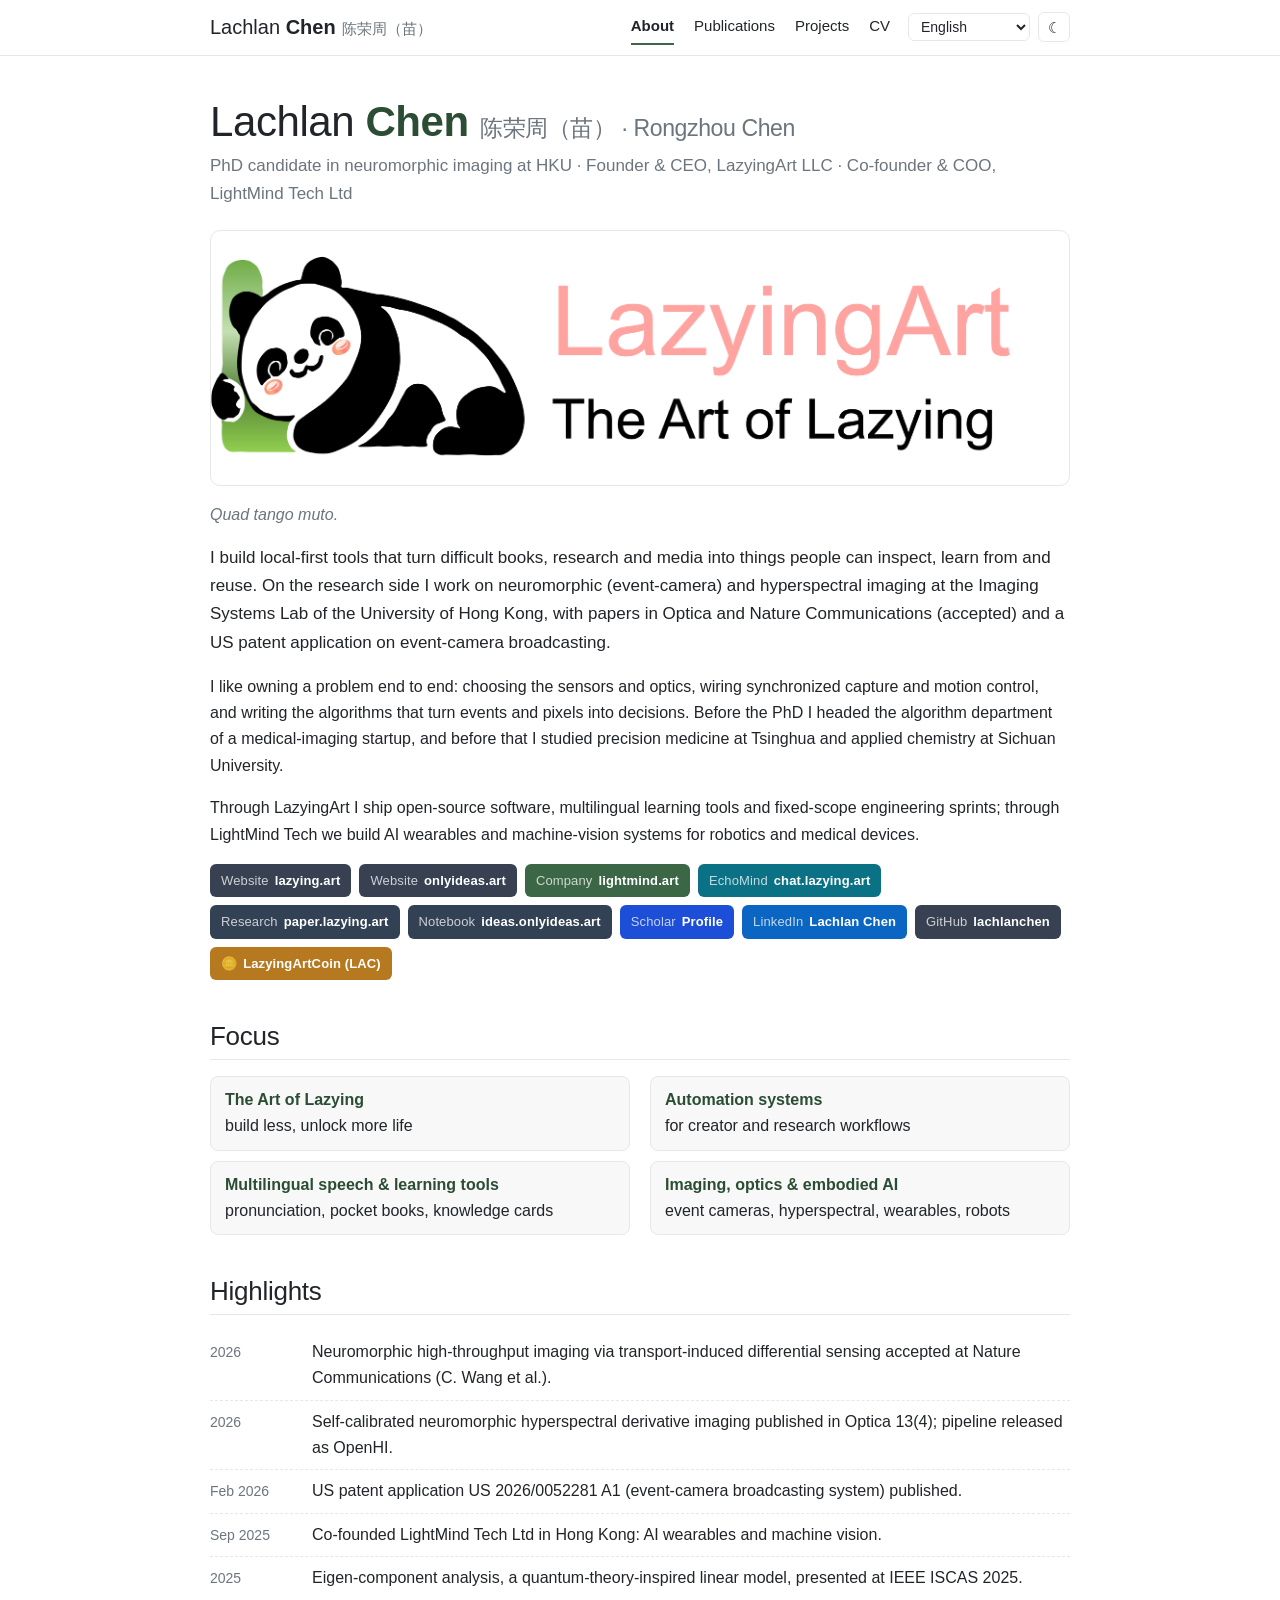
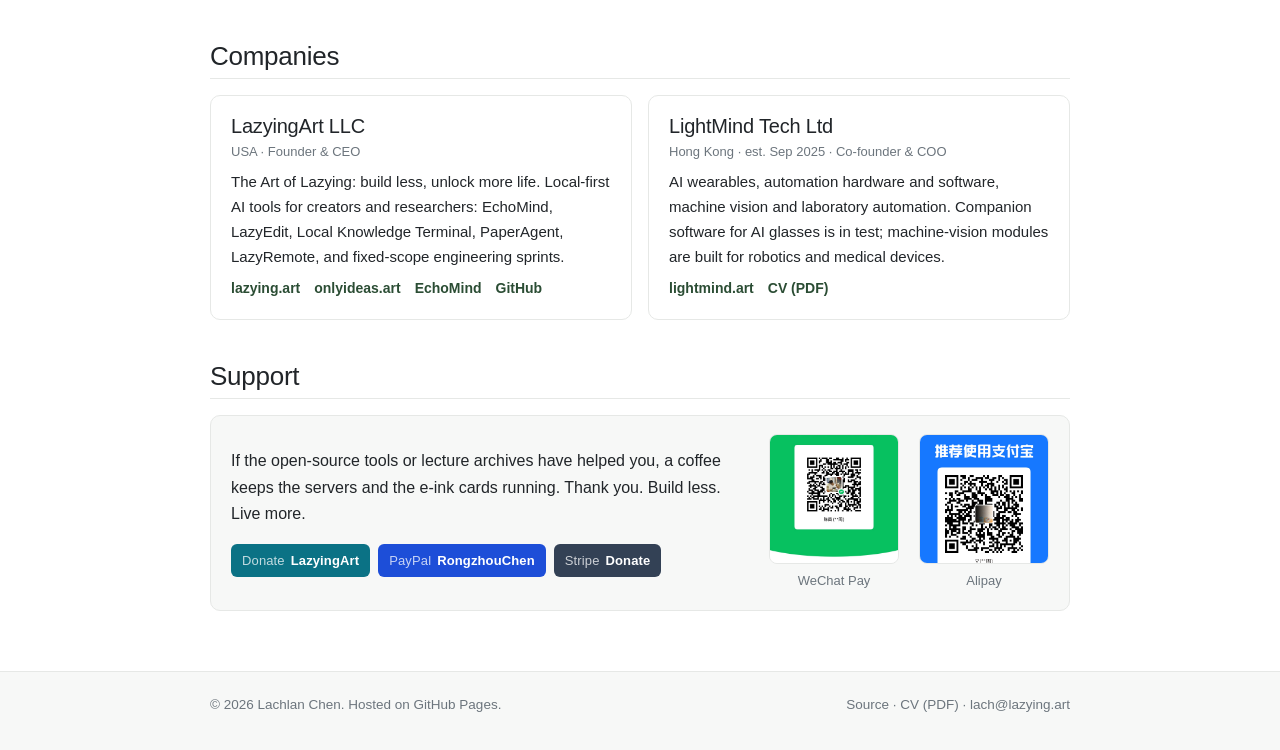
<file: index.html>
<!DOCTYPE html>
<html lang="en">
<head>
<meta charset="utf-8">
<meta name="viewport" content="width=device-width, initial-scale=1">
<title>Lachlan Chen · 陈荣周</title>
<meta name="description" content="Lachlan (Rongzhou) Chen 陈荣周: PhD candidate in neuromorphic imaging at HKU, founder of LazyingArt, co-founder of LightMind Tech. Publications, projects and CV.">
<link rel="canonical" href="https://lachlan.lazying.art/">
<meta property="og:type" content="profile">
<meta property="og:title" content="Lachlan Chen · 陈荣周">
<meta property="og:description" content="Neuromorphic imaging researcher and builder of local-first AI tools. Publications, projects and CV.">
<meta property="og:image" content="https://lachlan.lazying.art/assets/img/lazyingart-banner.png">
<link rel="icon" type="image/png" href="assets/img/favicon.png">
<link rel="stylesheet" href="assets/css/style.css">
<script src="assets/js/site.js" defer></script>
<script type="application/ld+json">
{"@context":"https://schema.org","@type":"Person","name":"Lachlan Chen","alternateName":["Rongzhou Chen","陈荣周"],
 "url":"https://lachlan.lazying.art/","jobTitle":"PhD Candidate; Founder & CEO, LazyingArt LLC; Co-founder & COO, LightMind Tech Ltd",
 "affiliation":[{"@type":"Organization","name":"The University of Hong Kong"},{"@type":"Organization","name":"LazyingArt LLC"},{"@type":"Organization","name":"LightMind Tech Ltd"}],
 "sameAs":["https://github.com/lachlanchen","https://scholar.google.com/citations?user=Kdqr_AcAAAAJ","https://hk.linkedin.com/in/lachlan-chen-7a056a233","https://lazying.art","https://lightmind.art","https://onlyideas.art"]}
</script>
</head>
<body>

<nav class="nav">
  <div class="nav-inner">
    <a class="brand" href="./">Lachlan <b>Chen</b><span class="cjk">陈荣周（苗）</span></a>
    <button class="nav-toggle" aria-label="Menu">☰</button>
    <div class="nav-links">
      <a href="./" data-i18n="nav.about">About</a>
      <a href="publications.html" data-i18n="nav.publications">Publications</a>
      <a href="projects.html" data-i18n="nav.projects">Projects</a>
      <a href="cv.html" data-i18n="nav.cv">CV</a>
    </div>
    <div class="nav-tools">
      <select class="lang-select" aria-label="Language"><option value="en">English</option></select>
      <button class="theme-btn" aria-label="Toggle dark mode">☾</button>
    </div>
  </div>
</nav>

<main>
  <h1 class="page-title" data-i18n="about.title_html">Lachlan <b>Chen</b></h1>
  <p class="page-desc" data-i18n="about.desc">PhD candidate in neuromorphic imaging at HKU · Founder & CEO, LazyingArt LLC · Co-founder & COO, LightMind Tech Ltd</p>

  <a class="banner" href="https://lazying.art"><img src="assets/img/lazyingart-banner.png" alt="LazyingArt — The Art of Lazying" width="1980" height="586"></a>

  <p class="muted" style="font-style:italic;margin-top:-6px" data-i18n="about.motto">Quad tango muto.</p>
  <p class="lede" data-i18n="about.p1"></p>
  <p data-i18n="about.p2"></p>
  <p data-i18n="about.p3"></p>

  <div class="badges">
    <a class="badge gray" href="https://lazying.art"><span class="k">Website</span> lazying.art</a>
    <a class="badge gray" href="https://onlyideas.art"><span class="k">Website</span> onlyideas.art</a>
    <a class="badge green" href="https://lightmind.art"><span class="k">Company</span> lightmind.art</a>
    <a class="badge teal" href="https://chat.lazying.art"><span class="k">EchoMind</span> chat.lazying.art</a>
    <a class="badge slate" href="https://paper.lazying.art"><span class="k">Research</span> paper.lazying.art</a>
    <a class="badge slate" href="https://ideas.onlyideas.art"><span class="k">Notebook</span> ideas.onlyideas.art</a>
    <a class="badge blue" href="https://scholar.google.com/citations?user=Kdqr_AcAAAAJ&hl=en"><span class="k">Scholar</span> Profile</a>
    <a class="badge linkedin" href="https://hk.linkedin.com/in/lachlan-chen-7a056a233"><span class="k">LinkedIn</span> Lachlan Chen</a>
    <a class="badge gray" href="https://github.com/lachlanchen"><span class="k">GitHub</span> lachlanchen</a>
    <a class="badge gold" href="https://coin.lazying.art/"><span class="k">🪙</span> LazyingArtCoin (LAC)</a>
  </div>

  <section class="section">
    <h2 data-i18n="about.focus">Focus</h2>
    <ul class="focus">
      <li><b data-i18n="about.focus1_b"></b><span data-i18n="about.focus1"></span></li>
      <li><b data-i18n="about.focus2_b"></b><span data-i18n="about.focus2"></span></li>
      <li><b data-i18n="about.focus3_b"></b><span data-i18n="about.focus3"></span></li>
      <li><b data-i18n="about.focus4_b"></b><span data-i18n="about.focus4"></span></li>
    </ul>
  </section>

  <section class="section">
    <h2 data-i18n="about.news">Highlights</h2>
    <ul class="news">
      <li><span class="date">2026</span><span data-i18n="about.n1"></span></li>
      <li><span class="date">2026</span><span data-i18n="about.n2"></span></li>
      <li><span class="date">Feb 2026</span><span data-i18n="about.n3"></span></li>
      <li><span class="date">Sep 2025</span><span data-i18n="about.n4"></span></li>
      <li><span class="date">2025</span><span data-i18n="about.n5"></span></li>
    </ul>
  </section>

  <section class="section">
    <h2 data-i18n="about.companies">Companies</h2>
    <div class="companies">
      <article class="company">
        <h3>LazyingArt LLC</h3>
        <span class="meta" data-i18n="about.c1_meta"></span>
        <p data-i18n="about.c1"></p>
        <div class="links"><a href="https://lazying.art">lazying.art</a><a href="https://onlyideas.art">onlyideas.art</a><a href="https://chat.lazying.art">EchoMind</a><a href="https://github.com/lachlanchen">GitHub</a></div>
      </article>
      <article class="company">
        <h3>LightMind Tech Ltd</h3>
        <span class="meta" data-i18n="about.c2_meta"></span>
        <p data-i18n="about.c2"></p>
        <div class="links"><a href="https://lightmind.art">lightmind.art</a><a href="cv/Lachlan_Chen_CV_en.pdf" data-i18n="foot.cv">CV (PDF)</a></div>
      </article>
    </div>
  </section>

  <section class="section">
    <h2 data-i18n="about.support">Support</h2>
    <div class="donate">
      <div><p data-i18n="about.support_p"></p>
      <div class="badges" style="margin:0"><a class="badge teal" href="https://chat.lazying.art/donate"><span class="k">Donate</span> LazyingArt</a><a class="badge blue" href="https://paypal.me/RongzhouChen"><span class="k">PayPal</span> RongzhouChen</a><a class="badge slate" href="https://buy.stripe.com/aFadR8gIaflgfQV6T4fw400"><span class="k">Stripe</span> Donate</a></div></div>
      <figure><img src="assets/img/donate_wechat.png" alt="WeChat Pay QR code" loading="lazy"><figcaption data-i18n="about.wechat">WeChat Pay</figcaption></figure>
      <figure><img src="assets/img/donate_alipay.png" alt="Alipay QR code" loading="lazy"><figcaption data-i18n="about.alipay">Alipay</figcaption></figure>
    </div>
  </section>
</main>

<footer>
  <div class="foot-inner">
    <span data-i18n="foot.copy">© 2026 Lachlan Chen. Hosted on GitHub Pages.</span>
    <span><a href="https://github.com/lachlanchen/lachlanchen.github.io" data-i18n="foot.source">Source</a> · <a href="cv/Lachlan_Chen_CV_en.pdf" data-i18n="foot.cv">CV (PDF)</a> · <a href="mailto:lach@lazying.art">lach@lazying.art</a></span>
  </div>
</footer>
</body>
</html>
</file>
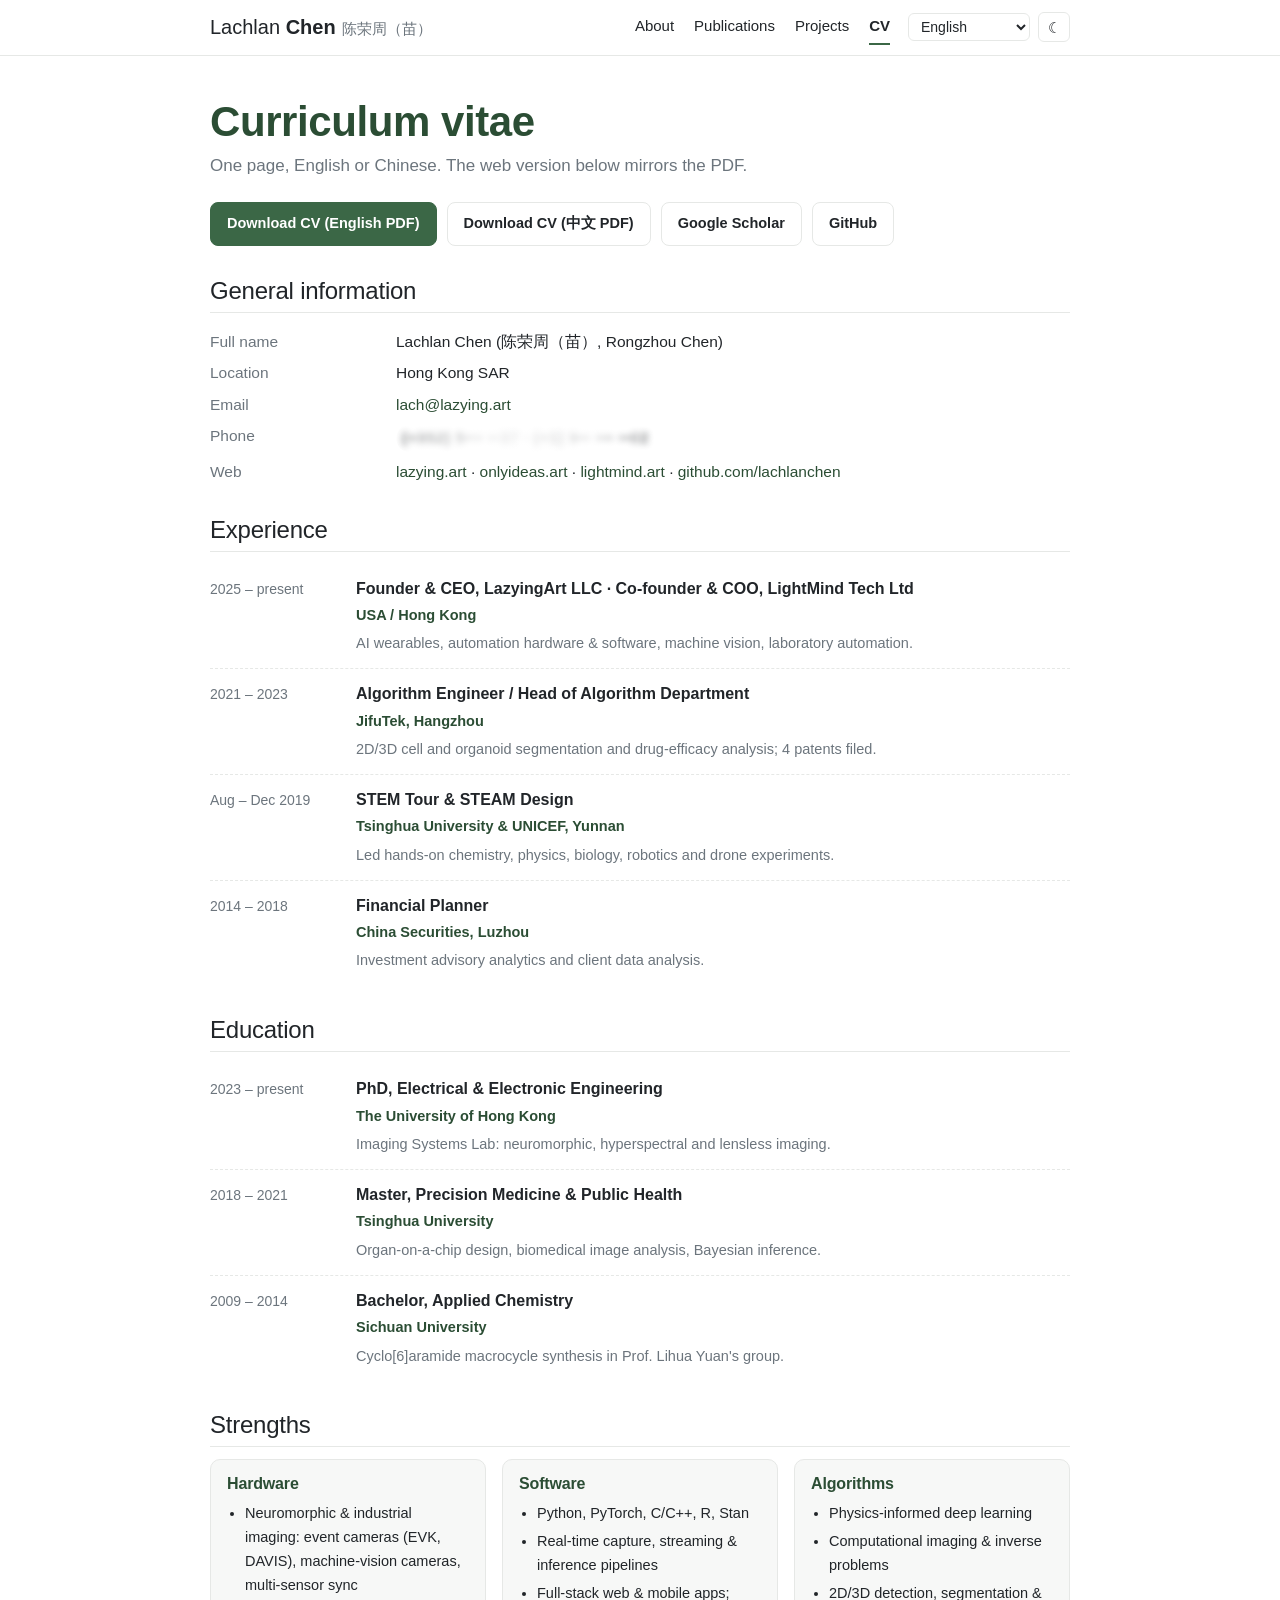
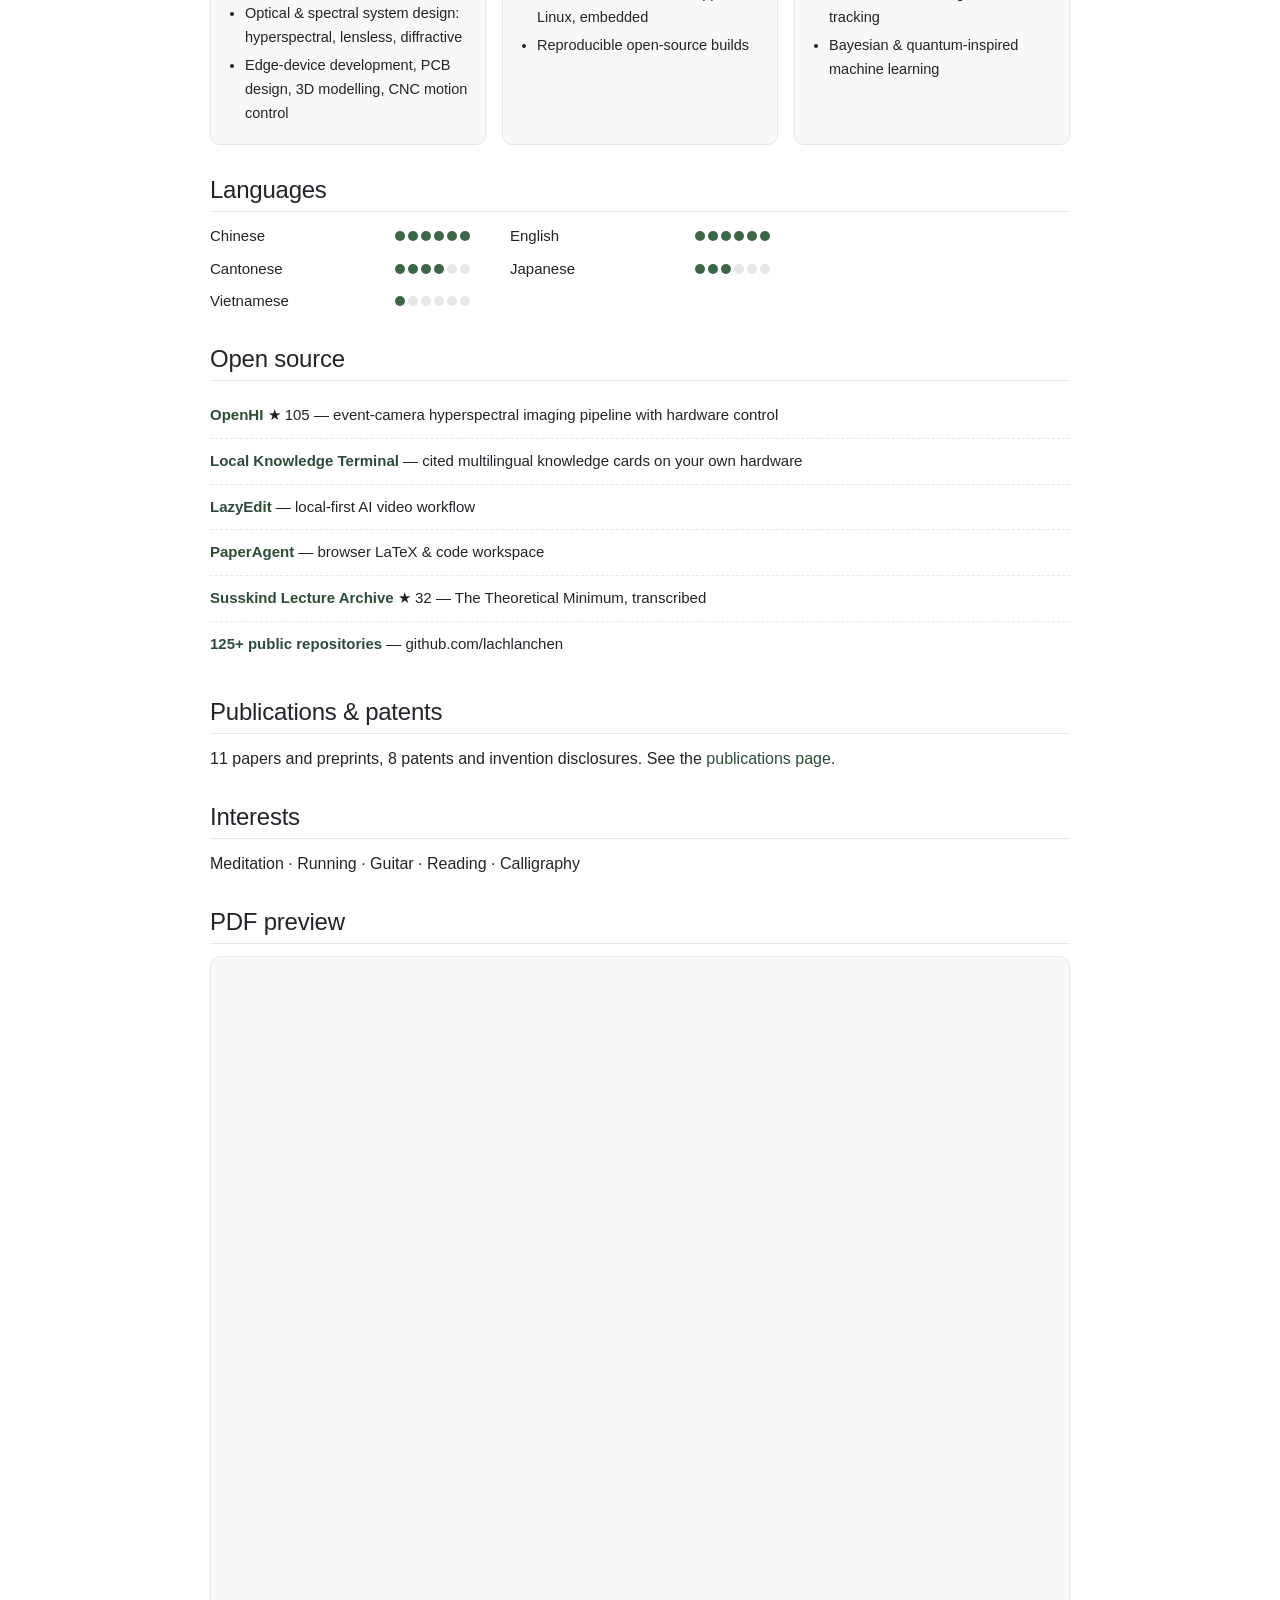
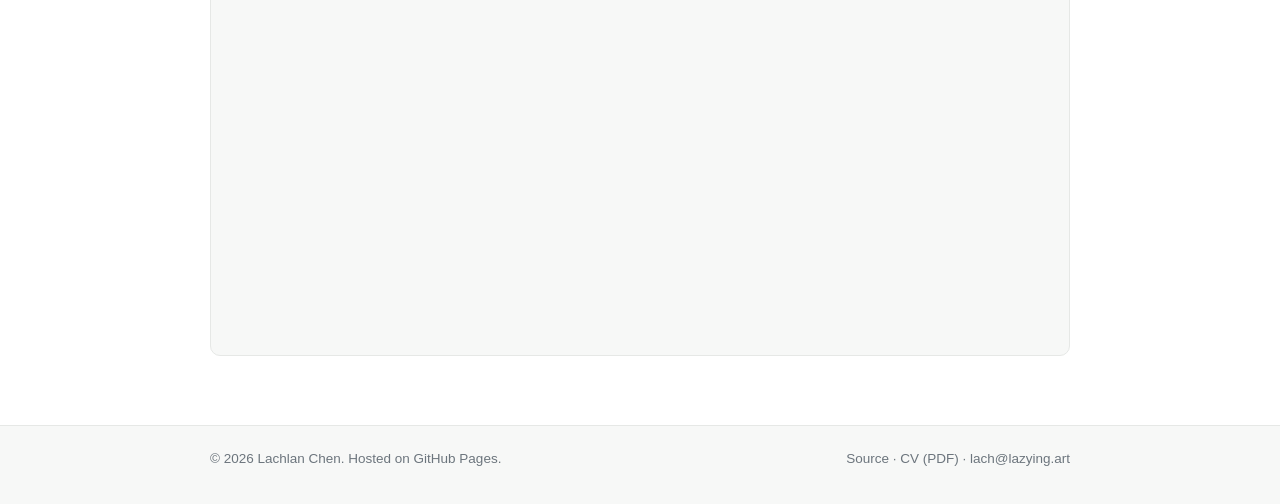
<file: cv.html>
<!DOCTYPE html>
<html lang="en">
<head>
<meta charset="utf-8">
<meta name="viewport" content="width=device-width, initial-scale=1">
<title>CV · Lachlan Chen</title>
<meta name="description" content="Curriculum vitae of Lachlan (Rongzhou) Chen 陈荣周: education, experience, strengths, languages, publications and patents. PDF in English and Chinese.">
<link rel="canonical" href="https://lachlan.lazying.art/cv.html">
<link rel="icon" type="image/png" href="assets/img/favicon.png">
<link rel="stylesheet" href="assets/css/style.css">
<script src="assets/js/site.js" defer></script>
</head>
<body>

<nav class="nav">
  <div class="nav-inner">
    <a class="brand" href="./">Lachlan <b>Chen</b><span class="cjk">陈荣周（苗）</span></a>
    <button class="nav-toggle" aria-label="Menu">☰</button>
    <div class="nav-links">
      <a href="./" data-i18n="nav.about">About</a>
      <a href="publications.html" data-i18n="nav.publications">Publications</a>
      <a href="projects.html" data-i18n="nav.projects">Projects</a>
      <a href="cv.html" data-i18n="nav.cv">CV</a>
    </div>
    <div class="nav-tools">
      <select class="lang-select" aria-label="Language"><option value="en">English</option></select>
      <button class="theme-btn" aria-label="Toggle dark mode">☾</button>
    </div>
  </div>
</nav>

<main>
  <h1 class="page-title" data-i18n="cv.title_html"><b>Curriculum vitae</b></h1>
  <p class="page-desc" data-i18n="cv.desc"></p>
  <div class="cv-actions">
    <a class="btn primary" href="cv/Lachlan_Chen_CV_en.pdf" data-i18n="cv.dl_en">Download CV (English PDF)</a>
    <a class="btn" href="cv/Lachlan_Chen_CV_zh.pdf" data-i18n="cv.dl_zh">Download CV (中文 PDF)</a>
    <a class="btn" href="https://scholar.google.com/citations?user=Kdqr_AcAAAAJ&hl=en">Google Scholar</a>
    <a class="btn" href="https://github.com/lachlanchen">GitHub</a>
  </div>

  <section class="cv-block">
    <h2 data-i18n="cv.general">General information</h2>
    <dl class="kv">
      <dt data-i18n="cv.name">Full name</dt><dd data-i18n="cv.name_v">Lachlan Chen (陈荣周, Rongzhou Chen)</dd>
      <dt data-i18n="cv.location">Location</dt><dd data-i18n="cv.location_v">Hong Kong SAR</dd>
      <dt data-i18n="cv.email">Email</dt><dd><a href="mailto:lach@lazying.art">lach@lazying.art</a></dd>
      <dt data-i18n="cv.phone">Phone</dt><dd><a class="masked" href="mailto:lach@lazying.art?subject=Phone%20number" title="Hidden on the public site. Ask by email."><span class="masked-text" aria-hidden="true">(+852) 5••• ••37 · (+1) 9•• ••• ••02</span><span class="cloud"></span></a></dd>
      <dt data-i18n="cv.web">Web</dt><dd><a href="https://lazying.art">lazying.art</a> · <a href="https://onlyideas.art">onlyideas.art</a> · <a href="https://lightmind.art">lightmind.art</a> · <a href="https://github.com/lachlanchen">github.com/lachlanchen</a></dd>
    </dl>
  </section>

  <section class="cv-block">
    <h2 data-i18n="cv.experience">Experience</h2>
    <ul class="tl">
      <li><span class="when" data-i18n="cv.e1_when"></span><div class="what"><b data-i18n="cv.e1_b"></b><span class="where" data-i18n="cv.e1_where"></span><p data-i18n="cv.e1_p"></p></div></li>
      <li><span class="when" data-i18n="cv.e2_when"></span><div class="what"><b data-i18n="cv.e2_b"></b><span class="where" data-i18n="cv.e2_where"></span><p data-i18n="cv.e2_p"></p></div></li>
      <li><span class="when" data-i18n="cv.e3_when"></span><div class="what"><b data-i18n="cv.e3_b"></b><span class="where" data-i18n="cv.e3_where"></span><p data-i18n="cv.e3_p"></p></div></li>
      <li><span class="when" data-i18n="cv.e4_when"></span><div class="what"><b data-i18n="cv.e4_b"></b><span class="where" data-i18n="cv.e4_where"></span><p data-i18n="cv.e4_p"></p></div></li>
    </ul>
  </section>

  <section class="cv-block">
    <h2 data-i18n="cv.education">Education</h2>
    <ul class="tl">
      <li><span class="when" data-i18n="cv.d1_when"></span><div class="what"><b data-i18n="cv.d1_b"></b><span class="where" data-i18n="cv.d1_where"></span><p data-i18n="cv.d1_p"></p></div></li>
      <li><span class="when" data-i18n="cv.d2_when"></span><div class="what"><b data-i18n="cv.d2_b"></b><span class="where" data-i18n="cv.d2_where"></span><p data-i18n="cv.d2_p"></p></div></li>
      <li><span class="when" data-i18n="cv.d3_when"></span><div class="what"><b data-i18n="cv.d3_b"></b><span class="where" data-i18n="cv.d3_where"></span><p data-i18n="cv.d3_p"></p></div></li>
    </ul>
  </section>

  <section class="cv-block">
    <h2 data-i18n="cv.strengths">Strengths</h2>
    <div class="skills">
      <div><h3 data-i18n="cv.hw">Hardware</h3><ul><li data-i18n="cv.hw1"></li><li data-i18n="cv.hw2"></li><li data-i18n="cv.hw3"></li></ul></div>
      <div><h3 data-i18n="cv.sw">Software</h3><ul><li data-i18n="cv.sw1"></li><li data-i18n="cv.sw2"></li><li data-i18n="cv.sw3"></li><li data-i18n="cv.sw4"></li></ul></div>
      <div><h3 data-i18n="cv.algo">Algorithms</h3><ul><li data-i18n="cv.al1"></li><li data-i18n="cv.al2"></li><li data-i18n="cv.al3"></li><li data-i18n="cv.al4"></li></ul></div>
    </div>
  </section>

  <section class="cv-block">
    <h2 data-i18n="cv.languages">Languages</h2>
    <ul class="langs">
      <li><span data-i18n="cv.l_zh">Chinese</span><span class="dots"><span class="on"></span><span class="on"></span><span class="on"></span><span class="on"></span><span class="on"></span><span class="on"></span></span></li>
      <li><span data-i18n="cv.l_en">English</span><span class="dots"><span class="on"></span><span class="on"></span><span class="on"></span><span class="on"></span><span class="on"></span><span class="on"></span></span></li>
      <li><span data-i18n="cv.l_yue">Cantonese</span><span class="dots"><span class="on"></span><span class="on"></span><span class="on"></span><span class="on"></span><span></span><span></span></span></li>
      <li><span data-i18n="cv.l_ja">Japanese</span><span class="dots"><span class="on"></span><span class="on"></span><span class="on"></span><span></span><span></span><span></span></span></li>
      <li><span data-i18n="cv.l_vi">Vietnamese</span><span class="dots"><span class="on"></span><span></span><span></span><span></span><span></span><span></span></span></li>
    </ul>
  </section>

  <section class="cv-block">
    <h2 data-i18n="cv.oss">Open source</h2>
    <ul class="patent-list">
      <li><b><a href="https://github.com/lachlanchen/OpenHI">OpenHI</a></b> <span class="stars" data-repo="lachlanchen/OpenHI">★ 105</span> — event-camera hyperspectral imaging pipeline with hardware control</li>
      <li><b><a href="https://github.com/lachlanchen/LocalKnowledgeTerminal">Local Knowledge Terminal</a></b> — cited multilingual knowledge cards on your own hardware</li>
      <li><b><a href="https://github.com/lachlanchen/LazyEdit">LazyEdit</a></b> — local-first AI video workflow</li>
      <li><b><a href="https://github.com/lachlanchen/PaperAgent">PaperAgent</a></b> — browser LaTeX &amp; code workspace</li>
      <li><b><a href="https://github.com/lachlanchen/leonardsusskind">Susskind Lecture Archive</a></b> <span class="stars" data-repo="lachlanchen/leonardsusskind">★ 32</span> — The Theoretical Minimum, transcribed</li>
      <li><b><a href="https://github.com/lachlanchen?tab=repositories">125+ public repositories</a></b> — github.com/lachlanchen</li>
    </ul>
  </section>

  <section class="cv-block">
    <h2 data-i18n="cv.pubs">Publications &amp; patents</h2>
    <p><span data-i18n="cv.pubs_p"></span> <a href="publications.html" data-i18n="cv.pubs_link">publications page</a>.</p>
  </section>

  <section class="cv-block">
    <h2 data-i18n="cv.interests">Interests</h2>
    <p data-i18n="cv.interests_v"></p>
  </section>

  <section class="cv-block">
    <h2 data-i18n="cv.preview">PDF preview</h2>
    <iframe class="pdf-frame" src="cv/Lachlan_Chen_CV_en.pdf" data-pdf-en="cv/Lachlan_Chen_CV_en.pdf" data-pdf-zh="cv/Lachlan_Chen_CV_zh.pdf" title="CV PDF preview" loading="lazy"></iframe>
  </section>
</main>

<footer>
  <div class="foot-inner">
    <span data-i18n="foot.copy">© 2026 Lachlan Chen. Hosted on GitHub Pages.</span>
    <span><a href="https://github.com/lachlanchen/lachlanchen.github.io" data-i18n="foot.source">Source</a> · <a href="cv/Lachlan_Chen_CV_en.pdf" data-i18n="foot.cv">CV (PDF)</a> · <a href="mailto:lach@lazying.art">lach@lazying.art</a></span>
  </div>
</footer>
</body>
</html>
</file>
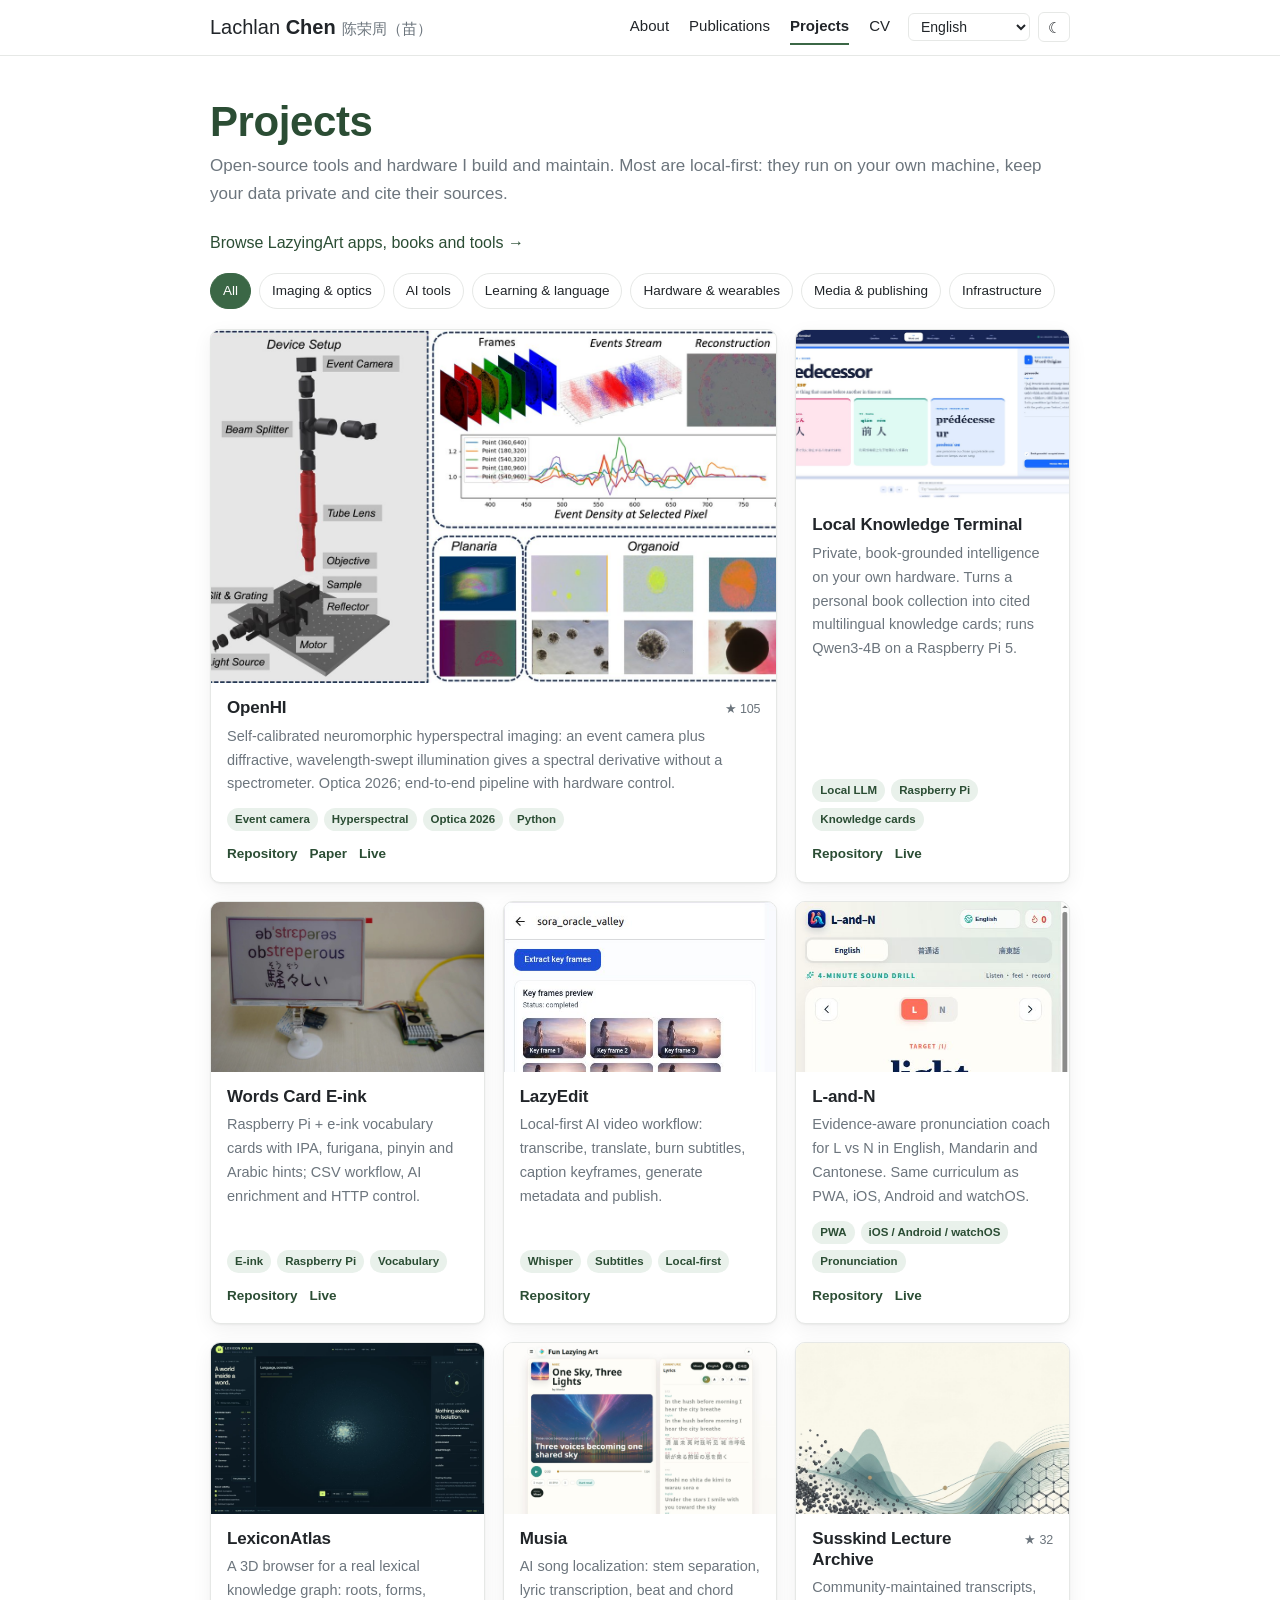
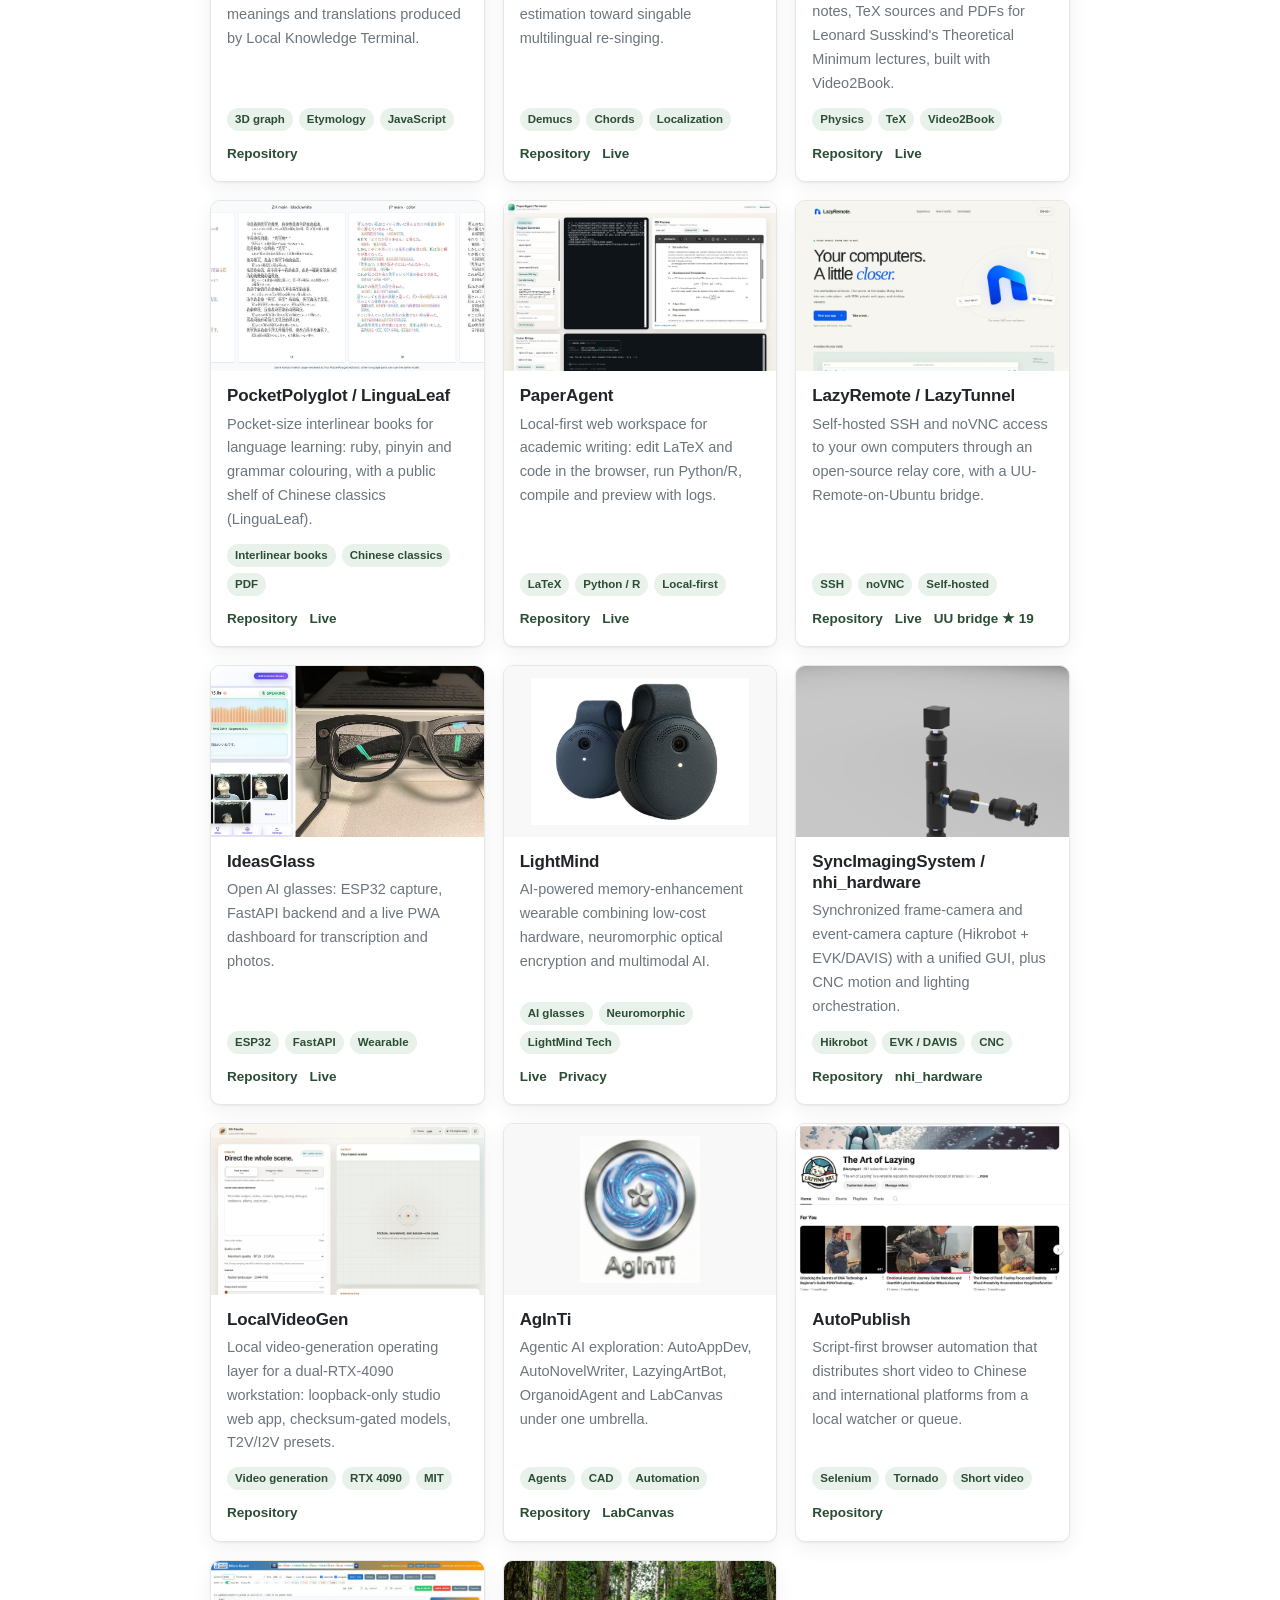
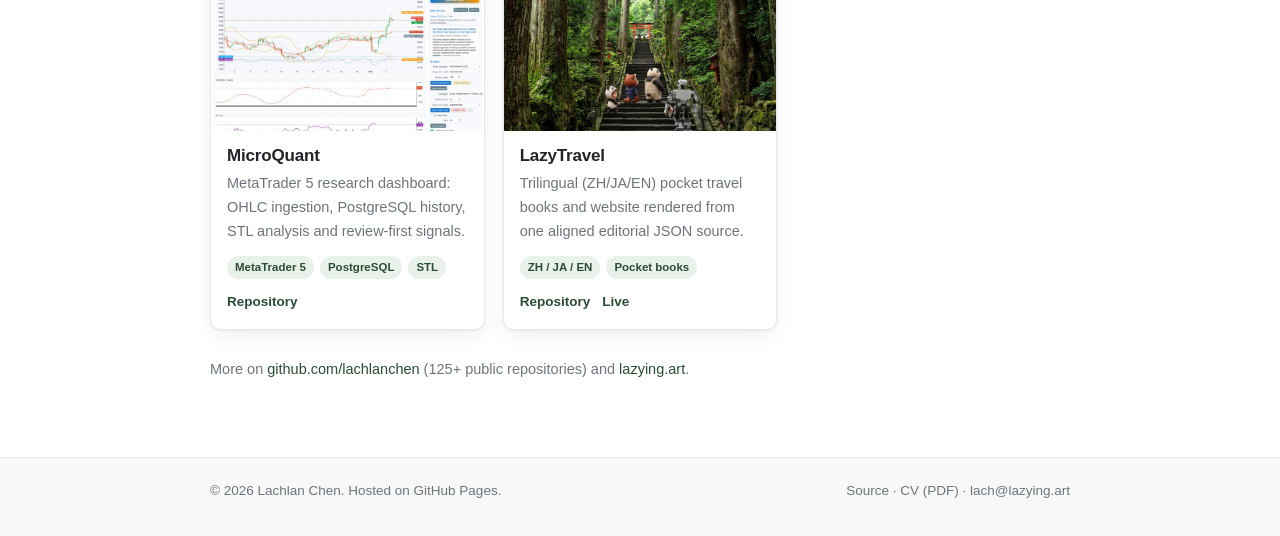
<file: projects.html>
<!DOCTYPE html>
<html lang="en">
<head>
<meta charset="utf-8">
<meta name="viewport" content="width=device-width, initial-scale=1">
<title>Projects · Lachlan Chen</title>
<meta name="description" content="Open-source projects by Lachlan Chen: OpenHI, Local Knowledge Terminal, LazyEdit, L-and-N, LexiconAtlas, PaperAgent, LazyRemote, IdeasGlass and more.">
<link rel="canonical" href="https://lachlan.lazying.art/projects.html">
<link rel="icon" type="image/png" href="assets/img/favicon.png">
<link rel="stylesheet" href="assets/css/style.css">
<script src="assets/js/site.js" defer></script>
</head>
<body>

<nav class="nav">
  <div class="nav-inner">
    <a class="brand" href="./">Lachlan <b>Chen</b><span class="cjk">陈荣周（苗）</span></a>
    <button class="nav-toggle" aria-label="Menu">☰</button>
    <div class="nav-links">
      <a href="./" data-i18n="nav.about">About</a>
      <a href="publications.html" data-i18n="nav.publications">Publications</a>
      <a href="projects.html" data-i18n="nav.projects">Projects</a>
      <a href="cv.html" data-i18n="nav.cv">CV</a>
    </div>
    <div class="nav-tools">
      <select class="lang-select" aria-label="Language"><option value="en">English</option></select>
      <button class="theme-btn" aria-label="Toggle dark mode">☾</button>
    </div>
  </div>
</nav>

<main>
  <h1 class="page-title" data-i18n="proj.title_html"><b>Projects</b></h1>
  <p class="page-desc" data-i18n="proj.desc"></p>
  <p><a href="https://lazying.art/products/">Browse LazyingArt apps, books and tools →</a></p>

  <div class="filters">
    <button class="active" data-filter="all" data-i18n="proj.all">All</button>
    <button data-filter="imaging" data-i18n="proj.imaging">Imaging & optics</button>
    <button data-filter="ai" data-i18n="proj.ai">AI tools</button>
    <button data-filter="learning" data-i18n="proj.learning">Learning & language</button>
    <button data-filter="hardware" data-i18n="proj.hardware">Hardware & wearables</button>
    <button data-filter="media" data-i18n="proj.media">Media & publishing</button>
    <button data-filter="infra" data-i18n="proj.infra">Infrastructure</button>
  </div>

  <div class="grid">

    <article class="card wide" data-cat="imaging hardware">
      <a class="thumb" href="https://github.com/lachlanchen/OpenHI"><img src="assets/img/projects/openhi-overview.jpg" alt="OpenHI system overview: device setup, event stream, reconstruction, organoid results" loading="lazy"></a>
      <div class="body">
        <h3><a href="https://github.com/lachlanchen/OpenHI">OpenHI</a><span class="stars" data-repo="lachlanchen/OpenHI">★ 105</span></h3>
        <p data-i18n="p.openhi"></p>
        <div class="tags"><span class="tag">Event camera</span><span class="tag">Hyperspectral</span><span class="tag">Optica 2026</span><span class="tag">Python</span></div>
        <div class="cta"><a href="https://github.com/lachlanchen/OpenHI" data-i18n="proj.repo">Repository</a><a href="https://doi.org/10.1364/OPTICA.585766" data-i18n="proj.paper">Paper</a><a href="https://lazying.art/openhi-kit.html" data-i18n="proj.live">Live</a></div>
      </div>
    </article>

    <article class="card" data-cat="ai learning">
      <a class="thumb" href="https://github.com/lachlanchen/LocalKnowledgeTerminal"><img src="assets/img/projects/lkt-word-card.jpg" alt="Local Knowledge Terminal word card for 'predecessor' with Japanese, Chinese and French panels" loading="lazy"></a>
      <div class="body">
        <h3><a href="https://github.com/lachlanchen/LocalKnowledgeTerminal">Local Knowledge Terminal</a><span class="stars" data-repo="lachlanchen/LocalKnowledgeTerminal"></span></h3>
        <p data-i18n="p.lkt"></p>
        <div class="tags"><span class="tag">Local LLM</span><span class="tag">Raspberry Pi</span><span class="tag">Knowledge cards</span></div>
        <div class="cta"><a href="https://github.com/lachlanchen/LocalKnowledgeTerminal" data-i18n="proj.repo">Repository</a><a href="https://lazying.art/lkt/" data-i18n="proj.live">Live</a></div>
      </div>
    </article>

    <article class="card" data-cat="hardware learning">
      <a class="thumb" href="https://github.com/lachlanchen/WordsCardEink"><img src="assets/img/projects/wordscard-eink.jpg" alt="E-ink words card showing 'obstreperous' with IPA and Japanese, driven by a Raspberry Pi" loading="lazy"></a>
      <div class="body">
        <h3><a href="https://github.com/lachlanchen/WordsCardEink">Words Card E-ink</a><span class="stars" data-repo="lachlanchen/WordsCardEink"></span></h3>
        <p data-i18n="p.wordscard"></p>
        <div class="tags"><span class="tag">E-ink</span><span class="tag">Raspberry Pi</span><span class="tag">Vocabulary</span></div>
        <div class="cta"><a href="https://github.com/lachlanchen/WordsCardEink" data-i18n="proj.repo">Repository</a><a href="https://lazying.art/eink-words-card.html" data-i18n="proj.live">Live</a></div>
      </div>
    </article>

    <article class="card" data-cat="ai media">
      <a class="thumb" href="https://github.com/lachlanchen/LazyEdit"><img src="assets/img/projects/lazyedit.jpg" alt="LazyEdit keyframe captions screen" loading="lazy"></a>
      <div class="body">
        <h3><a href="https://github.com/lachlanchen/LazyEdit">LazyEdit</a><span class="stars" data-repo="lachlanchen/LazyEdit"></span></h3>
        <p data-i18n="p.lazyedit"></p>
        <div class="tags"><span class="tag">Whisper</span><span class="tag">Subtitles</span><span class="tag">Local-first</span></div>
        <div class="cta"><a href="https://github.com/lachlanchen/LazyEdit" data-i18n="proj.repo">Repository</a></div>
      </div>
    </article>

    <article class="card" data-cat="learning ai">
      <a class="thumb" href="https://github.com/lachlanchen/L-and-N"><img src="assets/img/projects/l-and-n.jpg" alt="L-and-N pronunciation practice screen" loading="lazy"></a>
      <div class="body">
        <h3><a href="https://github.com/lachlanchen/L-and-N">L-and-N</a><span class="stars" data-repo="lachlanchen/L-and-N"></span></h3>
        <p data-i18n="p.landn"></p>
        <div class="tags"><span class="tag">PWA</span><span class="tag">iOS / Android / watchOS</span><span class="tag">Pronunciation</span></div>
        <div class="cta"><a href="https://github.com/lachlanchen/L-and-N" data-i18n="proj.repo">Repository</a><a href="https://l-and-n.lazying.art" data-i18n="proj.live">Live</a></div>
      </div>
    </article>

    <article class="card" data-cat="learning ai">
      <a class="thumb" href="https://github.com/lachlanchen/LexiconAtlas"><img src="assets/img/projects/lexiconatlas.jpg" alt="LexiconAtlas 3D lexical graph" loading="lazy"></a>
      <div class="body">
        <h3><a href="https://github.com/lachlanchen/LexiconAtlas">LexiconAtlas</a><span class="stars" data-repo="lachlanchen/LexiconAtlas"></span></h3>
        <p data-i18n="p.lexicon"></p>
        <div class="tags"><span class="tag">3D graph</span><span class="tag">Etymology</span><span class="tag">JavaScript</span></div>
        <div class="cta"><a href="https://github.com/lachlanchen/LexiconAtlas" data-i18n="proj.repo">Repository</a></div>
      </div>
    </article>

    <article class="card" data-cat="media ai">
      <a class="thumb" href="https://github.com/lachlanchen/Musia"><img src="assets/img/projects/musia.jpg" alt="Musia player with full-song localization" loading="lazy"></a>
      <div class="body">
        <h3><a href="https://github.com/lachlanchen/Musia">Musia</a><span class="stars" data-repo="lachlanchen/Musia"></span></h3>
        <p data-i18n="p.musia"></p>
        <div class="tags"><span class="tag">Demucs</span><span class="tag">Chords</span><span class="tag">Localization</span></div>
        <div class="cta"><a href="https://github.com/lachlanchen/Musia" data-i18n="proj.repo">Repository</a><a href="https://fun.lazying.art" data-i18n="proj.live">Live</a></div>
      </div>
    </article>

    <article class="card" data-cat="learning media">
      <a class="thumb" href="https://github.com/lachlanchen/leonardsusskind"><img src="assets/img/projects/susskind.jpg" alt="Statistical Mechanics — The Theoretical Minimum, generated book cover" loading="lazy"></a>
      <div class="body">
        <h3><a href="https://github.com/lachlanchen/leonardsusskind">Susskind Lecture Archive</a><span class="stars" data-repo="lachlanchen/leonardsusskind">★ 32</span></h3>
        <p data-i18n="p.susskind"></p>
        <div class="tags"><span class="tag">Physics</span><span class="tag">TeX</span><span class="tag">Video2Book</span></div>
        <div class="cta"><a href="https://github.com/lachlanchen/leonardsusskind" data-i18n="proj.repo">Repository</a><a href="https://learn.lazying.art" data-i18n="proj.live">Live</a></div>
      </div>
    </article>

    <article class="card" data-cat="learning media">
      <a class="thumb" href="https://github.com/lachlanchen/PocketPolyglot"><img src="assets/img/projects/pocketpolyglot.jpg" alt="Four editions of Kokoro compared side by side" loading="lazy"></a>
      <div class="body">
        <h3><a href="https://github.com/lachlanchen/PocketPolyglot">PocketPolyglot / LinguaLeaf</a><span class="stars" data-repo="lachlanchen/PocketPolyglot"></span></h3>
        <p data-i18n="p.polyglot"></p>
        <div class="tags"><span class="tag">Interlinear books</span><span class="tag">Chinese classics</span><span class="tag">PDF</span></div>
        <div class="cta"><a href="https://github.com/lachlanchen/PocketPolyglot" data-i18n="proj.repo">Repository</a><a href="https://lachlan.lazying.art/LinguaLeaf/website/" data-i18n="proj.live">Live</a></div>
      </div>
    </article>

    <article class="card" data-cat="ai">
      <a class="thumb" href="https://github.com/lachlanchen/PaperAgent"><img src="assets/img/projects/paperagent.jpg" alt="PaperAgent browser LaTeX workspace" loading="lazy"></a>
      <div class="body">
        <h3><a href="https://github.com/lachlanchen/PaperAgent">PaperAgent</a><span class="stars" data-repo="lachlanchen/PaperAgent"></span></h3>
        <p data-i18n="p.paperagent"></p>
        <div class="tags"><span class="tag">LaTeX</span><span class="tag">Python / R</span><span class="tag">Local-first</span></div>
        <div class="cta"><a href="https://github.com/lachlanchen/PaperAgent" data-i18n="proj.repo">Repository</a><a href="https://paper.lazying.art" data-i18n="proj.live">Live</a></div>
      </div>
    </article>

    <article class="card" data-cat="infra">
      <a class="thumb" href="https://github.com/lachlanchen/LazyTunnel"><img src="assets/img/projects/lazyremote.jpg" alt="LazyRemote website" loading="lazy"></a>
      <div class="body">
        <h3><a href="https://github.com/lachlanchen/LazyTunnel">LazyRemote / LazyTunnel</a><span class="stars" data-repo="lachlanchen/LazyTunnel"></span></h3>
        <p data-i18n="p.lazyremote"></p>
        <div class="tags"><span class="tag">SSH</span><span class="tag">noVNC</span><span class="tag">Self-hosted</span></div>
        <div class="cta"><a href="https://github.com/lachlanchen/LazyTunnel" data-i18n="proj.repo">Repository</a><a href="https://remote.lazying.art" data-i18n="proj.live">Live</a><a href="https://github.com/lachlanchen/uu-remote-ubuntu-bridge">UU bridge ★ 19</a></div>
      </div>
    </article>

    <article class="card" data-cat="hardware ai">
      <a class="thumb" href="https://github.com/lachlanchen/IdeasGlass"><img src="assets/img/projects/ideasglass.jpg" alt="IdeasGlass live dashboard beside the 3D-printed glasses" loading="lazy"></a>
      <div class="body">
        <h3><a href="https://github.com/lachlanchen/IdeasGlass">IdeasGlass</a><span class="stars" data-repo="lachlanchen/IdeasGlass"></span></h3>
        <p data-i18n="p.ideasglass"></p>
        <div class="tags"><span class="tag">ESP32</span><span class="tag">FastAPI</span><span class="tag">Wearable</span></div>
        <div class="cta"><a href="https://github.com/lachlanchen/IdeasGlass" data-i18n="proj.repo">Repository</a><a href="https://glass.lazying.art" data-i18n="proj.live">Live</a></div>
      </div>
    </article>

    <article class="card" data-cat="hardware ai">
      <a class="thumb contain" href="https://lightmind.art"><img src="assets/img/projects/lightmind.jpg" alt="LightMind M1 wearable render" loading="lazy"></a>
      <div class="body">
        <h3><a href="https://lightmind.art">LightMind</a></h3>
        <p data-i18n="p.lightmind"></p>
        <div class="tags"><span class="tag">AI glasses</span><span class="tag">Neuromorphic</span><span class="tag">LightMind Tech</span></div>
        <div class="cta"><a href="https://lightmind.art" data-i18n="proj.live">Live</a><a href="https://github.com/lachlanchen/lightmind-privacy">Privacy</a></div>
      </div>
    </article>

    <article class="card" data-cat="imaging hardware">
      <a class="thumb" href="https://github.com/lachlanchen/SyncImagingSystem"><img src="assets/img/projects/openhi-rig.jpg" alt="Synchronized event/frame imaging rig" loading="lazy"></a>
      <div class="body">
        <h3><a href="https://github.com/lachlanchen/SyncImagingSystem">SyncImagingSystem / nhi_hardware</a></h3>
        <p data-i18n="p.sync"></p>
        <div class="tags"><span class="tag">Hikrobot</span><span class="tag">EVK / DAVIS</span><span class="tag">CNC</span></div>
        <div class="cta"><a href="https://github.com/lachlanchen/SyncImagingSystem" data-i18n="proj.repo">Repository</a><a href="https://github.com/lachlanchen/nhi_hardware">nhi_hardware</a></div>
      </div>
    </article>

    <article class="card" data-cat="media ai infra">
      <a class="thumb" href="https://github.com/lachlanchen/LocalVideoGen"><img src="assets/img/projects/localvideogen.jpg" alt="LocalVideoGen H3 Studio" loading="lazy"></a>
      <div class="body">
        <h3><a href="https://github.com/lachlanchen/LocalVideoGen">LocalVideoGen</a><span class="stars" data-repo="lachlanchen/LocalVideoGen"></span></h3>
        <p data-i18n="p.localvideogen"></p>
        <div class="tags"><span class="tag">Video generation</span><span class="tag">RTX 4090</span><span class="tag">MIT</span></div>
        <div class="cta"><a href="https://github.com/lachlanchen/LocalVideoGen" data-i18n="proj.repo">Repository</a></div>
      </div>
    </article>

    <article class="card" data-cat="ai">
      <a class="thumb contain" href="https://github.com/lachlanchen/AgInTi"><img src="assets/img/projects/aginti.jpg" alt="AgInTi logo" loading="lazy"></a>
      <div class="body">
        <h3><a href="https://github.com/lachlanchen/AgInTi">AgInTi</a><span class="stars" data-repo="lachlanchen/AgInTi-LabCanvas"></span></h3>
        <p data-i18n="p.aginti"></p>
        <div class="tags"><span class="tag">Agents</span><span class="tag">CAD</span><span class="tag">Automation</span></div>
        <div class="cta"><a href="https://github.com/lachlanchen/AgInTi" data-i18n="proj.repo">Repository</a><a href="https://github.com/lachlanchen/AgInTi-LabCanvas">LabCanvas</a></div>
      </div>
    </article>

    <article class="card" data-cat="media infra">
      <a class="thumb" href="https://github.com/lachlanchen/AutoPublish"><img src="assets/img/projects/autopublish.jpg" alt="AutoPublish multi-platform publishing" loading="lazy"></a>
      <div class="body">
        <h3><a href="https://github.com/lachlanchen/AutoPublish">AutoPublish</a><span class="stars" data-repo="lachlanchen/AutoPublish"></span></h3>
        <p data-i18n="p.autopublish"></p>
        <div class="tags"><span class="tag">Selenium</span><span class="tag">Tornado</span><span class="tag">Short video</span></div>
        <div class="cta"><a href="https://github.com/lachlanchen/AutoPublish" data-i18n="proj.repo">Repository</a></div>
      </div>
    </article>

    <article class="card" data-cat="infra">
      <a class="thumb" href="https://github.com/lachlanchen/MicroQuant"><img src="assets/img/projects/microquant.jpg" alt="MicroQuant dashboard" loading="lazy"></a>
      <div class="body">
        <h3><a href="https://github.com/lachlanchen/MicroQuant">MicroQuant</a><span class="stars" data-repo="lachlanchen/MicroQuant"></span></h3>
        <p data-i18n="p.microquant"></p>
        <div class="tags"><span class="tag">MetaTrader 5</span><span class="tag">PostgreSQL</span><span class="tag">STL</span></div>
        <div class="cta"><a href="https://github.com/lachlanchen/MicroQuant" data-i18n="proj.repo">Repository</a></div>
      </div>
    </article>

    <article class="card" data-cat="media learning">
      <a class="thumb" href="https://github.com/lachlanchen/LazyTravel"><img src="assets/img/projects/lazytravel.jpg" alt="Hakone shrine forest approach, from LazyTravel" loading="lazy"></a>
      <div class="body">
        <h3><a href="https://github.com/lachlanchen/LazyTravel">LazyTravel</a><span class="stars" data-repo="lachlanchen/LazyTravel"></span></h3>
        <p data-i18n="p.lazytravel"></p>
        <div class="tags"><span class="tag">ZH / JA / EN</span><span class="tag">Pocket books</span></div>
        <div class="cta"><a href="https://github.com/lachlanchen/LazyTravel" data-i18n="proj.repo">Repository</a><a href="https://lachlan.lazying.art/LazyTravel/japan/prefectures/kanagawa/hakone/" data-i18n="proj.live">Live</a></div>
      </div>
    </article>

  </div>

  <p class="muted" style="margin-top:28px;font-size:14.5px">More on <a href="https://github.com/lachlanchen?tab=repositories">github.com/lachlanchen</a> (125+ public repositories) and <a href="https://lazying.art">lazying.art</a>.</p>
</main>

<footer>
  <div class="foot-inner">
    <span data-i18n="foot.copy">© 2026 Lachlan Chen. Hosted on GitHub Pages.</span>
    <span><a href="https://github.com/lachlanchen/lachlanchen.github.io" data-i18n="foot.source">Source</a> · <a href="cv/Lachlan_Chen_CV_en.pdf" data-i18n="foot.cv">CV (PDF)</a> · <a href="mailto:lach@lazying.art">lach@lazying.art</a></span>
  </div>
</footer>
</body>
</html>
</file>
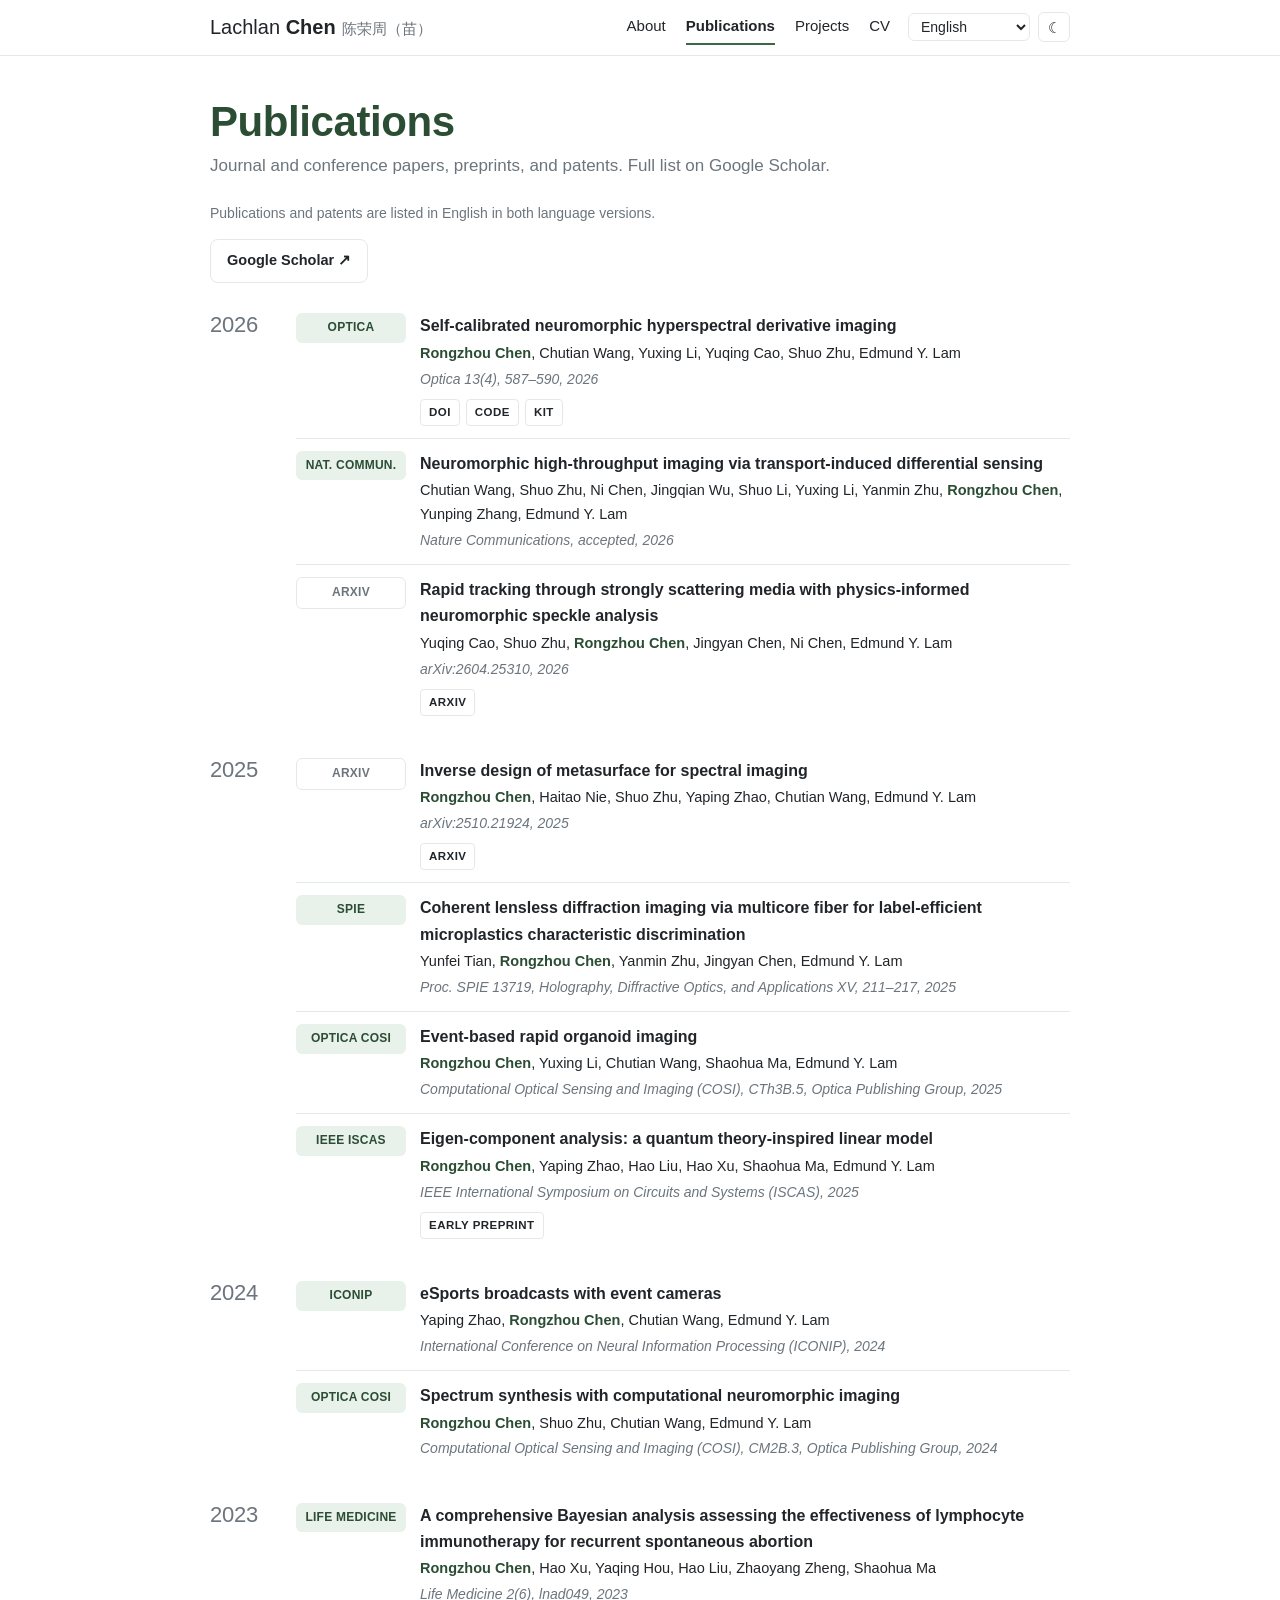
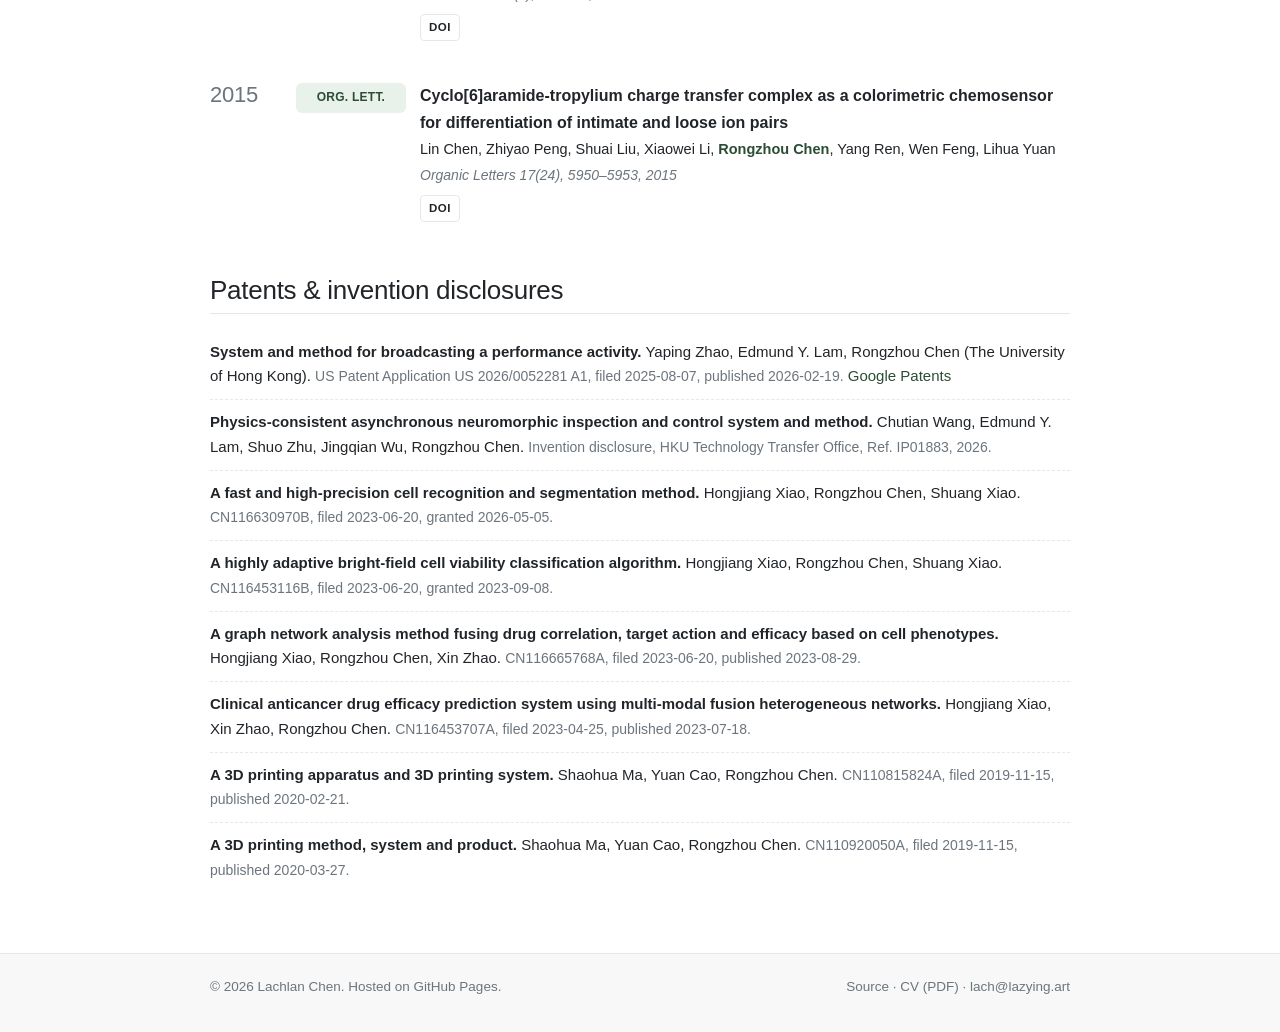
<file: publications.html>
<!DOCTYPE html>
<html lang="en">
<head>
<meta charset="utf-8">
<meta name="viewport" content="width=device-width, initial-scale=1">
<title>Publications · Lachlan Chen</title>
<meta name="description" content="Publications and patents of Lachlan (Rongzhou) Chen: neuromorphic imaging, hyperspectral imaging, computational optics, Bayesian analysis.">
<link rel="canonical" href="https://lachlan.lazying.art/publications.html">
<link rel="icon" type="image/png" href="assets/img/favicon.png">
<link rel="stylesheet" href="assets/css/style.css">
<script src="assets/js/site.js" defer></script>
</head>
<body>

<nav class="nav">
  <div class="nav-inner">
    <a class="brand" href="./">Lachlan <b>Chen</b><span class="cjk">陈荣周（苗）</span></a>
    <button class="nav-toggle" aria-label="Menu">☰</button>
    <div class="nav-links">
      <a href="./" data-i18n="nav.about">About</a>
      <a href="publications.html" data-i18n="nav.publications">Publications</a>
      <a href="projects.html" data-i18n="nav.projects">Projects</a>
      <a href="cv.html" data-i18n="nav.cv">CV</a>
    </div>
    <div class="nav-tools">
      <select class="lang-select" aria-label="Language"><option value="en">English</option></select>
      <button class="theme-btn" aria-label="Toggle dark mode">☾</button>
    </div>
  </div>
</nav>

<main>
  <h1 class="page-title" data-i18n="pub.title_html"><b>Publications</b></h1>
  <p class="page-desc" data-i18n="pub.desc">Journal and conference papers, preprints, and patents. Full list on Google Scholar.</p>
  <p class="muted" style="font-size:14px" data-i18n="pub.note"></p>
  <p><a class="btn" href="https://scholar.google.com/citations?user=Kdqr_AcAAAAJ&hl=en">Google Scholar ↗</a></p>

  <div class="year">
    <h3>2026</h3>
    <div>
      <div class="pub">
        <span class="abbr">Optica</span>
        <div>
          <div class="title">Self-calibrated neuromorphic hyperspectral derivative imaging</div>
          <div class="authors"><span class="me">Rongzhou Chen</span>, Chutian Wang, Yuxing Li, Yuqing Cao, Shuo Zhu, Edmund Y. Lam</div>
          <div class="venue">Optica 13(4), 587–590, 2026</div>
          <div class="links"><a href="https://doi.org/10.1364/OPTICA.585766">DOI</a><a href="https://github.com/lachlanchen/OpenHI">Code</a><a href="https://lazying.art/openhi-kit.html">Kit</a></div>
        </div>
      </div>
      <div class="pub">
        <span class="abbr">Nat. Commun.</span>
        <div>
          <div class="title">Neuromorphic high-throughput imaging via transport-induced differential sensing</div>
          <div class="authors">Chutian Wang, Shuo Zhu, Ni Chen, Jingqian Wu, Shuo Li, Yuxing Li, Yanmin Zhu, <span class="me">Rongzhou Chen</span>, Yunping Zhang, Edmund Y. Lam</div>
          <div class="venue">Nature Communications, accepted, 2026</div>
        </div>
      </div>
      <div class="pub">
        <span class="abbr preprint">arXiv</span>
        <div>
          <div class="title">Rapid tracking through strongly scattering media with physics-informed neuromorphic speckle analysis</div>
          <div class="authors">Yuqing Cao, Shuo Zhu, <span class="me">Rongzhou Chen</span>, Jingyan Chen, Ni Chen, Edmund Y. Lam</div>
          <div class="venue">arXiv:2604.25310, 2026</div>
          <div class="links"><a href="https://arxiv.org/abs/2604.25310">arXiv</a></div>
        </div>
      </div>
    </div>
  </div>

  <div class="year">
    <h3>2025</h3>
    <div>
      <div class="pub">
        <span class="abbr preprint">arXiv</span>
        <div>
          <div class="title">Inverse design of metasurface for spectral imaging</div>
          <div class="authors"><span class="me">Rongzhou Chen</span>, Haitao Nie, Shuo Zhu, Yaping Zhao, Chutian Wang, Edmund Y. Lam</div>
          <div class="venue">arXiv:2510.21924, 2025</div>
          <div class="links"><a href="https://arxiv.org/abs/2510.21924">arXiv</a></div>
        </div>
      </div>
      <div class="pub">
        <span class="abbr">SPIE</span>
        <div>
          <div class="title">Coherent lensless diffraction imaging via multicore fiber for label-efficient microplastics characteristic discrimination</div>
          <div class="authors">Yunfei Tian, <span class="me">Rongzhou Chen</span>, Yanmin Zhu, Jingyan Chen, Edmund Y. Lam</div>
          <div class="venue">Proc. SPIE 13719, Holography, Diffractive Optics, and Applications XV, 211–217, 2025</div>
        </div>
      </div>
      <div class="pub">
        <span class="abbr">Optica COSI</span>
        <div>
          <div class="title">Event-based rapid organoid imaging</div>
          <div class="authors"><span class="me">Rongzhou Chen</span>, Yuxing Li, Chutian Wang, Shaohua Ma, Edmund Y. Lam</div>
          <div class="venue">Computational Optical Sensing and Imaging (COSI), CTh3B.5, Optica Publishing Group, 2025</div>
        </div>
      </div>
      <div class="pub">
        <span class="abbr">IEEE ISCAS</span>
        <div>
          <div class="title">Eigen-component analysis: a quantum theory-inspired linear model</div>
          <div class="authors"><span class="me">Rongzhou Chen</span>, Yaping Zhao, Hao Liu, Hao Xu, Shaohua Ma, Edmund Y. Lam</div>
          <div class="venue">IEEE International Symposium on Circuits and Systems (ISCAS), 2025</div>
          <div class="links"><a href="https://arxiv.org/abs/2003.10199">Early preprint</a></div>
        </div>
      </div>
    </div>
  </div>

  <div class="year">
    <h3>2024</h3>
    <div>
      <div class="pub">
        <span class="abbr">ICONIP</span>
        <div>
          <div class="title">eSports broadcasts with event cameras</div>
          <div class="authors">Yaping Zhao, <span class="me">Rongzhou Chen</span>, Chutian Wang, Edmund Y. Lam</div>
          <div class="venue">International Conference on Neural Information Processing (ICONIP), 2024</div>
        </div>
      </div>
      <div class="pub">
        <span class="abbr">Optica COSI</span>
        <div>
          <div class="title">Spectrum synthesis with computational neuromorphic imaging</div>
          <div class="authors"><span class="me">Rongzhou Chen</span>, Shuo Zhu, Chutian Wang, Edmund Y. Lam</div>
          <div class="venue">Computational Optical Sensing and Imaging (COSI), CM2B.3, Optica Publishing Group, 2024</div>
        </div>
      </div>
    </div>
  </div>

  <div class="year">
    <h3>2023</h3>
    <div>
      <div class="pub">
        <span class="abbr">Life Medicine</span>
        <div>
          <div class="title">A comprehensive Bayesian analysis assessing the effectiveness of lymphocyte immunotherapy for recurrent spontaneous abortion</div>
          <div class="authors"><span class="me">Rongzhou Chen</span>, Hao Xu, Yaqing Hou, Hao Liu, Zhaoyang Zheng, Shaohua Ma</div>
          <div class="venue">Life Medicine 2(6), lnad049, 2023</div>
          <div class="links"><a href="https://doi.org/10.1093/lifemedi/lnad049">DOI</a></div>
        </div>
      </div>
    </div>
  </div>

  <div class="year">
    <h3>2015</h3>
    <div>
      <div class="pub">
        <span class="abbr">Org. Lett.</span>
        <div>
          <div class="title">Cyclo[6]aramide-tropylium charge transfer complex as a colorimetric chemosensor for differentiation of intimate and loose ion pairs</div>
          <div class="authors">Lin Chen, Zhiyao Peng, Shuai Liu, Xiaowei Li, <span class="me">Rongzhou Chen</span>, Yang Ren, Wen Feng, Lihua Yuan</div>
          <div class="venue">Organic Letters 17(24), 5950–5953, 2015</div>
          <div class="links"><a href="https://doi.org/10.1021/acs.orglett.5b02829">DOI</a></div>
        </div>
      </div>
    </div>
  </div>

  <section class="section">
    <h2 data-i18n="pub.patents">Patents & invention disclosures</h2>
    <ul class="patent-list">
      <li><b>System and method for broadcasting a performance activity.</b> Yaping Zhao, Edmund Y. Lam, Rongzhou Chen (The University of Hong Kong). <span class="num">US Patent Application US 2026/0052281 A1, filed 2025-08-07, published 2026-02-19.</span> <a href="https://patents.google.com/patent/US20260052281A1">Google Patents</a></li>
      <li><b>Physics-consistent asynchronous neuromorphic inspection and control system and method.</b> Chutian Wang, Edmund Y. Lam, Shuo Zhu, Jingqian Wu, Rongzhou Chen. <span class="num">Invention disclosure, HKU Technology Transfer Office, Ref. IP01883, 2026.</span></li>
      <li><b>A fast and high-precision cell recognition and segmentation method.</b> Hongjiang Xiao, Rongzhou Chen, Shuang Xiao. <span class="num">CN116630970B, filed 2023-06-20, granted 2026-05-05.</span></li>
      <li><b>A highly adaptive bright-field cell viability classification algorithm.</b> Hongjiang Xiao, Rongzhou Chen, Shuang Xiao. <span class="num">CN116453116B, filed 2023-06-20, granted 2023-09-08.</span></li>
      <li><b>A graph network analysis method fusing drug correlation, target action and efficacy based on cell phenotypes.</b> Hongjiang Xiao, Rongzhou Chen, Xin Zhao. <span class="num">CN116665768A, filed 2023-06-20, published 2023-08-29.</span></li>
      <li><b>Clinical anticancer drug efficacy prediction system using multi-modal fusion heterogeneous networks.</b> Hongjiang Xiao, Xin Zhao, Rongzhou Chen. <span class="num">CN116453707A, filed 2023-04-25, published 2023-07-18.</span></li>
      <li><b>A 3D printing apparatus and 3D printing system.</b> Shaohua Ma, Yuan Cao, Rongzhou Chen. <span class="num">CN110815824A, filed 2019-11-15, published 2020-02-21.</span></li>
      <li><b>A 3D printing method, system and product.</b> Shaohua Ma, Yuan Cao, Rongzhou Chen. <span class="num">CN110920050A, filed 2019-11-15, published 2020-03-27.</span></li>
    </ul>
  </section>
</main>

<footer>
  <div class="foot-inner">
    <span data-i18n="foot.copy">© 2026 Lachlan Chen. Hosted on GitHub Pages.</span>
    <span><a href="https://github.com/lachlanchen/lachlanchen.github.io" data-i18n="foot.source">Source</a> · <a href="cv/Lachlan_Chen_CV_en.pdf" data-i18n="foot.cv">CV (PDF)</a> · <a href="mailto:lach@lazying.art">lach@lazying.art</a></span>
  </div>
</footer>
</body>
</html>
</file>
<file: assets/css/style.css>
/* lachlanchen.github.io — al-folio inspired, plain CSS, no build step */
:root {
  --bg: #ffffff;
  --bg-soft: #f7f8f7;
  --text: #212529;
  --muted: #6c757d;
  --line: #e6e8e6;
  --accent: #3b6746;        /* LazyingArt green, matches the CV */
  --accent-soft: #e9f1eb;
  --accent-ink: #2b4d34;
  --card: #ffffff;
  --shadow: 0 1px 2px rgba(0,0,0,.05), 0 6px 20px rgba(0,0,0,.06);
  --radius: 10px;
  --maxw: 900px;
  --font: -apple-system, BlinkMacSystemFont, "Segoe UI", Roboto, "Helvetica Neue", "Noto Sans", "Noto Sans CJK SC", "PingFang SC", "Microsoft YaHei", Arial, sans-serif;
}
:root[data-theme="dark"] {
  --bg: #1c1c1d;
  --bg-soft: #242526;
  --text: #e4e6e8;
  --muted: #a0a6ad;
  --line: #333537;
  --accent: #8fc79e;
  --accent-soft: #24332a;
  --accent-ink: #bfe3c8;
  --card: #232425;
  --shadow: 0 1px 2px rgba(0,0,0,.4), 0 6px 20px rgba(0,0,0,.35);
}
@media (prefers-color-scheme: dark) {
  :root:not([data-theme="light"]) {
    --bg: #1c1c1d; --bg-soft: #242526; --text: #e4e6e8; --muted: #a0a6ad; --line: #333537;
    --accent: #8fc79e; --accent-soft: #24332a; --accent-ink: #bfe3c8; --card: #232425;
    --shadow: 0 1px 2px rgba(0,0,0,.4), 0 6px 20px rgba(0,0,0,.35);
  }
}

* { box-sizing: border-box; }
html { scroll-behavior: smooth; }
body { margin: 0; background: var(--bg); color: var(--text); font-family: var(--font); font-size: 16px; line-height: 1.65; -webkit-font-smoothing: antialiased; }
a { color: var(--accent-ink); text-decoration: none; }
a:hover { text-decoration: underline; }
img { max-width: 100%; height: auto; display: block; }
h1, h2, h3, h4 { line-height: 1.25; margin: 0; font-weight: 500; letter-spacing: -0.01em; }
p { margin: 0 0 1em; }
.muted { color: var(--muted); }
.hidden { display: none !important; }

/* ---------- nav ---------- */
.nav { position: sticky; top: 0; z-index: 20; background: color-mix(in srgb, var(--bg) 52%, transparent); backdrop-filter: blur(10px); border-bottom: 1px solid var(--line); }
.nav-inner { max-width: var(--maxw); margin: 0 auto; padding: 10px 20px; display: flex; align-items: center; gap: 18px; }
.brand { font-size: 20px; font-weight: 400; color: var(--text); white-space: nowrap; }
.brand b { font-weight: 700; }
.brand .cjk { color: var(--muted); font-size: 15px; margin-left: 6px; }
.nav-links { display: flex; gap: 20px; margin-left: auto; font-size: 15px; }
.nav-links a { color: var(--text); padding: 4px 0; border-bottom: 2px solid transparent; }
.nav-links a.active { border-bottom-color: var(--accent); font-weight: 600; }
.nav-links a:hover { text-decoration: none; border-bottom-color: var(--accent); }
.nav-tools { display: flex; align-items: center; gap: 8px; }
.lang-select { font: inherit; font-size: 14px; padding: 4px 8px; border-radius: 6px; border: 1px solid var(--line); background: var(--card); color: var(--text); cursor: pointer; }
.theme-btn { border: 1px solid var(--line); background: var(--card); color: var(--text); border-radius: 6px; width: 32px; height: 30px; cursor: pointer; font-size: 15px; line-height: 1; }
.nav-toggle { display: none; border: 1px solid var(--line); background: var(--card); color: var(--text); border-radius: 6px; width: 34px; height: 30px; cursor: pointer; font-size: 18px; margin-left: auto; }

/* ---------- layout ---------- */
main { max-width: var(--maxw); margin: 0 auto; padding: 28px 20px 60px; }
.page-title { font-size: 42px; font-weight: 300; margin: 12px 0 4px; }
.page-title b { font-weight: 700; color: var(--accent-ink); }
.page-desc { color: var(--muted); font-size: 17px; margin-bottom: 22px; }
.section { margin-top: 40px; }
.section > h2 { font-size: 26px; font-weight: 500; padding-bottom: 6px; border-bottom: 1px solid var(--line); margin-bottom: 16px; display: flex; align-items: baseline; gap: 12px; flex-wrap: wrap; }
.section > h2 .more { font-size: 14px; font-weight: 400; color: var(--muted); margin-left: auto; }
.two-col { display: grid; grid-template-columns: 1fr 1fr; gap: 24px; }

/* ---------- about ---------- */
.banner { display: block; border-radius: var(--radius); overflow: hidden; border: 1px solid var(--line); background: #fff; margin: 8px 0 22px; }
.banner img { width: 100%; }
.lede { font-size: 17px; }
.badges { display: flex; flex-wrap: wrap; gap: 8px; margin: 14px 0 6px; }
.badge { display: inline-flex; align-items: center; gap: 6px; padding: 6px 11px; border-radius: 6px; background: #1f2937; color: #fff; font-size: 13px; font-weight: 600; letter-spacing: .01em; text-decoration: none; }
.badge:hover { text-decoration: none; filter: brightness(1.12); }
.badge.green { background: var(--accent); }
.badge.teal { background: #0b7285; }
.badge.slate { background: #334155; }
.badge.blue { background: #1d4ed8; }
.badge.linkedin { background: #0A66C2; }
.badge.gold { background: #b7791f; }
.badge.gray { background: #374151; }
.badge span.k { opacity: .75; font-weight: 500; }
.focus { list-style: none; padding: 0; margin: 0; display: grid; grid-template-columns: 1fr 1fr; gap: 10px 20px; }
.focus li { padding: 10px 14px; background: var(--bg-soft); border-radius: 8px; border: 1px solid var(--line); }
.focus li b { display: block; color: var(--accent-ink); font-weight: 600; }
.news { list-style: none; padding: 0; margin: 0; }
.news li { display: grid; grid-template-columns: 90px 1fr; gap: 12px; padding: 8px 0; border-bottom: 1px dashed var(--line); }
.news li:last-child { border-bottom: 0; }
.news .date { color: var(--muted); font-size: 14px; padding-top: 2px; }
.companies { display: grid; grid-template-columns: 1fr 1fr; gap: 16px; }
.company { border: 1px solid var(--line); border-radius: var(--radius); padding: 18px 20px; background: var(--card); }
.company h3 { font-size: 20px; }
.company .meta { color: var(--muted); font-size: 13px; margin: 2px 0 8px; display: block; }
.company p { font-size: 15px; margin-bottom: 8px; }
.company .links { display: flex; gap: 14px; flex-wrap: wrap; font-size: 14px; font-weight: 600; }
.donate { display: grid; grid-template-columns: 1fr auto auto; gap: 20px; align-items: center; border: 1px solid var(--line); border-radius: var(--radius); padding: 18px 20px; background: var(--bg-soft); }
.donate figure { margin: 0; text-align: center; font-size: 13px; color: var(--muted); }
.donate img { width: 130px; height: 130px; object-fit: cover; border-radius: 8px; border: 1px solid var(--line); background: #fff; margin: 0 auto 6px; }

/* ---------- publications ---------- */
.year { display: grid; grid-template-columns: 70px 1fr; gap: 16px; margin-top: 18px; }
.year > h3 { font-size: 22px; color: var(--muted); font-weight: 300; padding-top: 10px; }
.pub { display: grid; grid-template-columns: 110px 1fr; gap: 14px; padding: 12px 0; border-bottom: 1px solid var(--line); }
.pub:last-child { border-bottom: 0; }
.pub .abbr { font-size: 12px; font-weight: 700; letter-spacing: .02em; text-transform: uppercase; color: var(--accent-ink); background: var(--accent-soft); border-radius: 6px; padding: 5px 8px; text-align: center; align-self: start; word-break: break-word; }
.pub .abbr.preprint { background: transparent; border: 1px solid var(--line); color: var(--muted); }
.pub .title { font-weight: 600; font-size: 16px; }
.pub .authors { font-size: 14.5px; color: var(--text); margin-top: 2px; }
.pub .authors .me { font-weight: 700; color: var(--accent-ink); }
.pub .venue { font-size: 14px; color: var(--muted); font-style: italic; margin-top: 2px; }
.pub .links { display: flex; gap: 6px; flex-wrap: wrap; margin-top: 8px; }
.pub .links a { font-size: 11.5px; font-weight: 700; letter-spacing: .04em; text-transform: uppercase; padding: 3px 8px; border: 1px solid var(--line); border-radius: 4px; color: var(--text); }
.pub .links a:hover { background: var(--accent-soft); text-decoration: none; border-color: var(--accent); }
.patent-list { list-style: none; padding: 0; margin: 0; }
.patent-list li { padding: 10px 0; border-bottom: 1px dashed var(--line); font-size: 15px; }
.patent-list li:last-child { border-bottom: 0; }
.patent-list b { font-weight: 600; }
.patent-list .num { color: var(--muted); font-size: 14px; }

/* ---------- projects ---------- */
.filters { display: flex; flex-wrap: wrap; gap: 8px; margin: 6px 0 20px; }
.filters button { font: inherit; font-size: 13.5px; padding: 6px 12px; border-radius: 999px; border: 1px solid var(--line); background: var(--card); color: var(--text); cursor: pointer; }
.filters button.active { background: var(--accent); border-color: var(--accent); color: #fff; }
.grid { display: grid; grid-template-columns: repeat(3, 1fr); gap: 18px; }
.card { background: var(--card); border: 1px solid var(--line); border-radius: var(--radius); overflow: hidden; box-shadow: var(--shadow); display: flex; flex-direction: column; transition: transform .15s ease, box-shadow .15s ease; }
.card:hover { transform: translateY(-3px); box-shadow: 0 10px 28px rgba(0,0,0,.12); }
.card.wide { grid-column: span 2; }
.card .thumb { aspect-ratio: 16 / 10; overflow: hidden; background: var(--bg-soft); display: block; }
.card .thumb img { width: 100%; height: 100%; object-fit: cover; object-position: top; }
.card .thumb.contain img { object-fit: contain; padding: 12px; }
.card .body { padding: 14px 16px 16px; display: flex; flex-direction: column; gap: 6px; flex: 1; }
.card h3 { font-size: 17px; font-weight: 600; display: flex; justify-content: space-between; align-items: baseline; gap: 8px; }
.card h3 a { color: var(--text); }
.card .stars { font-size: 12.5px; color: var(--muted); white-space: nowrap; font-weight: 500; }
.card p { margin: 0; font-size: 14.5px; color: var(--muted); flex: 1; }
.card .tags { display: flex; gap: 6px; flex-wrap: wrap; padding-top: 6px; }
.tag { font-size: 11.5px; padding: 2px 8px; border-radius: 999px; background: var(--accent-soft); color: var(--accent-ink); font-weight: 600; }
.card .cta { display: flex; gap: 12px; font-size: 13.5px; font-weight: 600; padding-top: 6px; }

/* ---------- cv ---------- */
.cv-actions { display: flex; gap: 10px; flex-wrap: wrap; margin: 6px 0 24px; }
.btn { display: inline-flex; align-items: center; gap: 8px; padding: 9px 16px; border-radius: 8px; border: 1px solid var(--line); background: var(--card); color: var(--text); font-weight: 600; font-size: 14.5px; text-decoration: none; }
.btn:hover { text-decoration: none; border-color: var(--accent); color: var(--accent-ink); }
.btn.primary { background: var(--accent); border-color: var(--accent); color: #fff; }
.btn.primary:hover { color: #fff; filter: brightness(1.07); }
.cv-block { margin-top: 30px; }
.cv-block > h2 { font-size: 24px; font-weight: 500; padding-bottom: 6px; border-bottom: 1px solid var(--line); margin-bottom: 12px; }
.kv { display: grid; grid-template-columns: 170px 1fr; gap: 6px 16px; font-size: 15.5px; }
.kv dt { color: var(--muted); }
.kv dd { margin: 0; }
.tl { list-style: none; padding: 0; margin: 0; }
.tl li { display: grid; grid-template-columns: 130px 1fr; gap: 16px; padding: 12px 0; border-bottom: 1px dashed var(--line); }
.tl li:last-child { border-bottom: 0; }
.tl .when { color: var(--muted); font-size: 14px; padding-top: 2px; }
.tl .what b { display: block; font-weight: 600; font-size: 16px; }
.tl .what .where { color: var(--accent-ink); font-weight: 600; font-size: 14.5px; }
.tl .what p { margin: 4px 0 0; font-size: 14.5px; color: var(--muted); }
.skills { display: grid; grid-template-columns: repeat(3, 1fr); gap: 16px; }
.skills div { background: var(--bg-soft); border: 1px solid var(--line); border-radius: var(--radius); padding: 14px 16px; }
.skills h3 { font-size: 16px; font-weight: 600; color: var(--accent-ink); margin-bottom: 8px; }
.skills ul { margin: 0; padding-left: 18px; font-size: 14.5px; }
.skills li { margin-bottom: 4px; }
.langs { list-style: none; padding: 0; margin: 0; display: grid; grid-template-columns: repeat(2, minmax(0, 1fr)); gap: 8px 40px; max-width: 560px; }
.langs li { display: flex; justify-content: space-between; align-items: center; font-size: 15px; }
.dots span { display: inline-block; width: 10px; height: 10px; border-radius: 50%; background: var(--line); margin-left: 3px; }
.dots span.on { background: var(--accent); }
.pdf-frame { width: 100%; height: 1000px; border: 1px solid var(--line); border-radius: var(--radius); background: var(--bg-soft); }

/* ---------- footer ---------- */
footer { border-top: 1px solid var(--line); background: var(--bg-soft); }
.foot-inner { max-width: var(--maxw); margin: 0 auto; padding: 22px 20px 34px; font-size: 13.5px; color: var(--muted); display: flex; justify-content: space-between; flex-wrap: wrap; gap: 8px; }
.foot-inner a { color: var(--muted); }

/* ---------- responsive ---------- */
@media (max-width: 860px) {
  .grid { grid-template-columns: 1fr 1fr; }
  .skills { grid-template-columns: 1fr; }
  .two-col, .companies, .focus { grid-template-columns: 1fr; }
  .donate { grid-template-columns: 1fr; }
  .donate figure { display: inline-block; margin-right: 16px; }
}
@media (max-width: 640px) {
  .nav-inner { padding: 10px 12px; gap: 10px; }
  .brand .cjk { display: none; }
  .nav-tools { gap: 6px; }
  .nav-toggle { display: inline-block; }
  .nav-links { display: none; position: absolute; left: 0; right: 0; top: 52px; flex-direction: column; gap: 0; background: var(--bg); border-bottom: 1px solid var(--line); padding: 8px 20px 12px; }
  .nav-links.open { display: flex; }
  .nav-links a { padding: 10px 0; border-bottom: 1px solid var(--line); }
  .nav-tools { margin-left: 0; }
  .grid { grid-template-columns: 1fr; }
  .card.wide { grid-column: span 1; }
  .page-title { font-size: 32px; }
  .year { grid-template-columns: 1fr; gap: 4px; }
  .pub { grid-template-columns: 1fr; gap: 6px; }
  .pub .abbr { justify-self: start; }
  .tl li { grid-template-columns: 1fr; gap: 2px; }
  .kv { grid-template-columns: 1fr; gap: 2px 0; }
  .kv dt { margin-top: 8px; }
  .pdf-frame { height: 640px; }
  .news li { grid-template-columns: 1fr; gap: 0; }
}

/* ---------- right-to-left (Arabic) ---------- */
[dir="rtl"] .nav-links { margin-left: 0; margin-right: auto; }
[dir="rtl"] .nav-toggle { margin-left: 0; margin-right: auto; }
[dir="rtl"] .section > h2 .more { margin-left: 0; margin-right: auto; }
[dir="rtl"] .card .thumb img { object-position: top; }
[dir="rtl"] .pub .abbr, [dir="rtl"] .tl .when, [dir="rtl"] .news .date { text-align: right; }
[dir="rtl"] .skills ul, [dir="rtl"] .patents { padding-left: 0; padding-right: 18px; }
[dir="rtl"] .dots span { margin-left: 0; margin-right: 3px; }
.lang-select { max-width: 150px; }

/* ---------- masked value with a soft cloud cover (no real digits in the source) ---------- */
.masked { position: relative; display: inline-flex; align-items: center; gap: 10px; padding: 2px 10px 2px 6px; border-radius: 999px; color: var(--text); text-decoration: none; overflow: hidden; isolation: isolate; }
.masked:hover { text-decoration: none; }
.masked-text { filter: blur(3px); opacity: .9; font-weight: 600; letter-spacing: .04em; user-select: none; pointer-events: none; transition: filter .3s ease, opacity .3s ease; }
.masked .cloud { position: absolute; inset: -40% -10%; pointer-events: none; z-index: 1;
  background:
    radial-gradient(closest-side, color-mix(in srgb, var(--bg) 62%, transparent) 55%, transparent 100%) 10% 45% / 45% 130% no-repeat,
    radial-gradient(closest-side, color-mix(in srgb, var(--bg) 55%, transparent) 55%, transparent 100%) 40% 20% / 40% 120% no-repeat,
    radial-gradient(closest-side, color-mix(in srgb, var(--bg) 60%, transparent) 55%, transparent 100%) 65% 60% / 45% 130% no-repeat,
    radial-gradient(closest-side, color-mix(in srgb, var(--bg) 52%, transparent) 55%, transparent 100%) 90% 35% / 40% 120% no-repeat;
  animation: cloud-drift 9s ease-in-out infinite alternate; }
@keyframes cloud-drift { from { transform: translateX(-4%) } to { transform: translateX(4%) } }
.masked-hint { position: relative; z-index: 2; font-size: 12.5px; color: var(--muted); background: var(--bg-soft); border: 1px solid var(--line); border-radius: 999px; padding: 1px 9px; white-space: nowrap; }
.masked:hover .masked-hint { color: var(--accent-ink); border-color: var(--accent); }
@media (prefers-reduced-motion: reduce) { .masked .cloud { animation: none; } }
</file>
